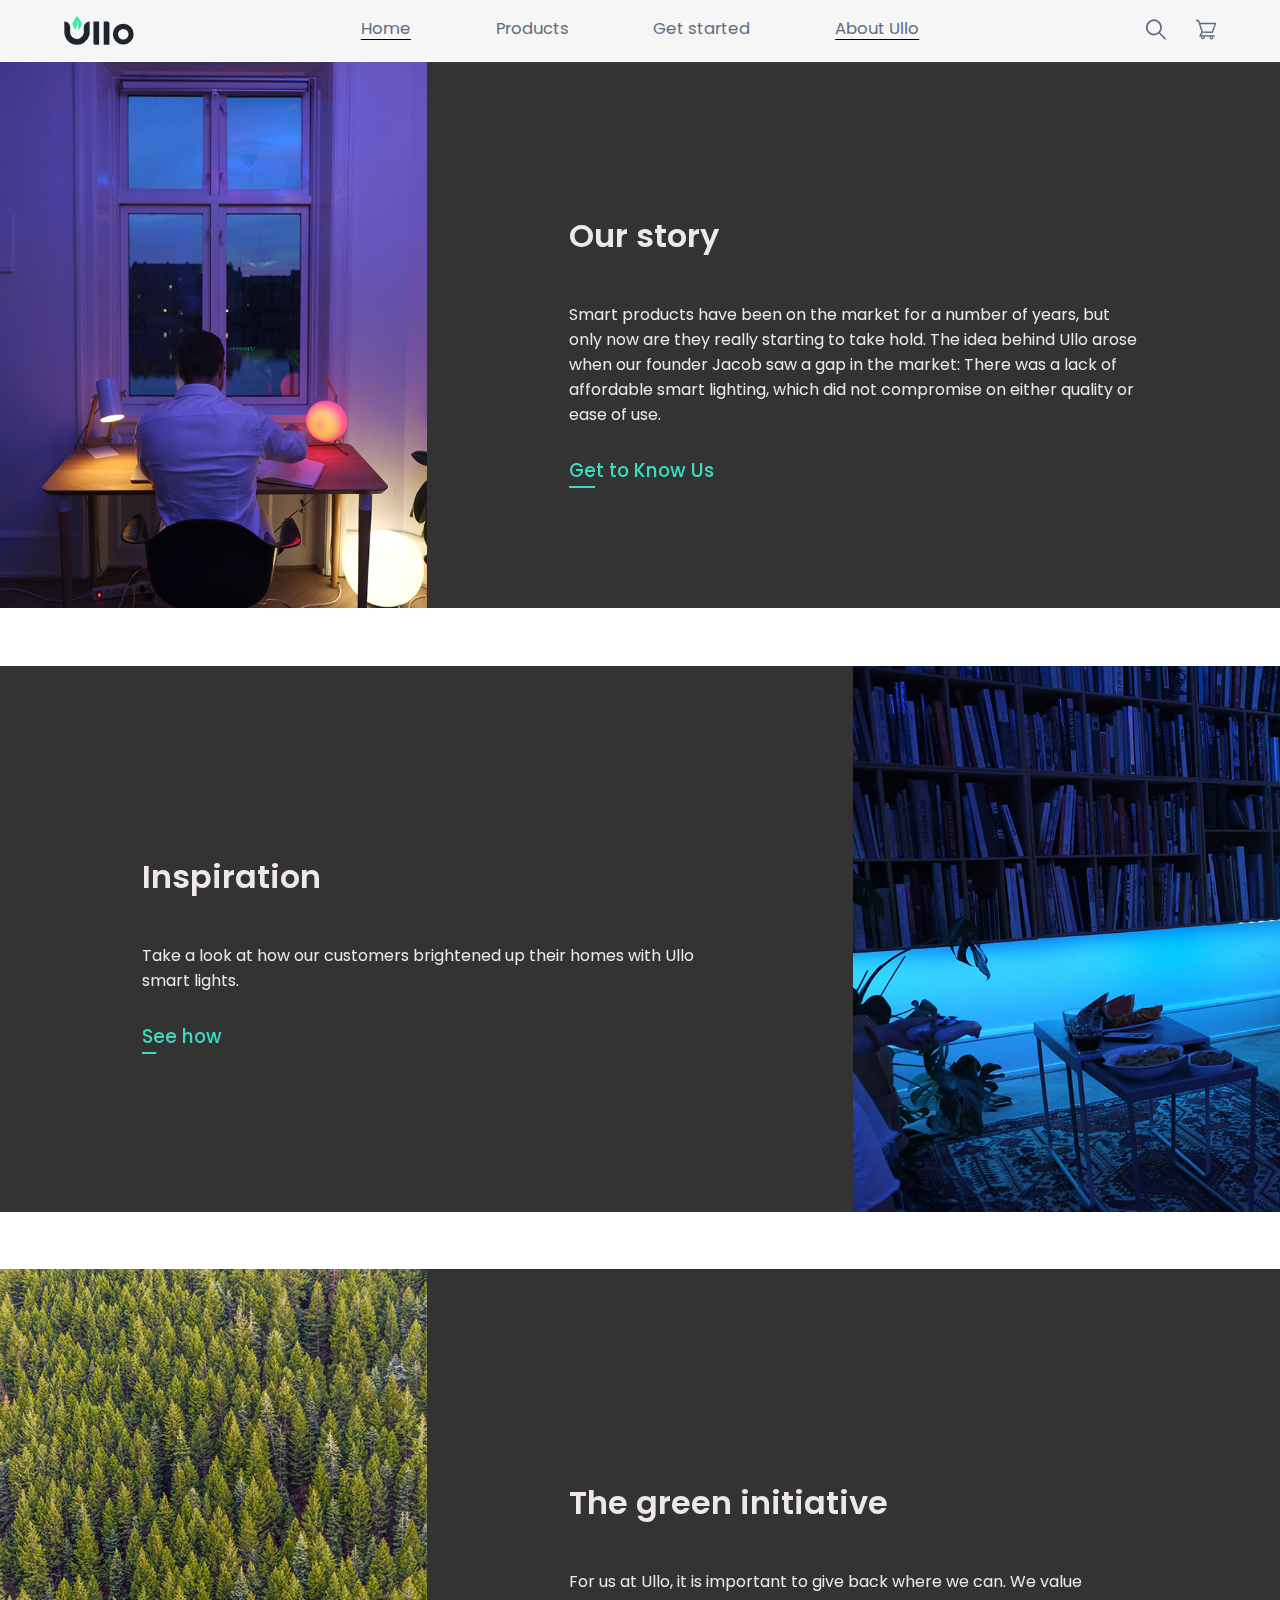
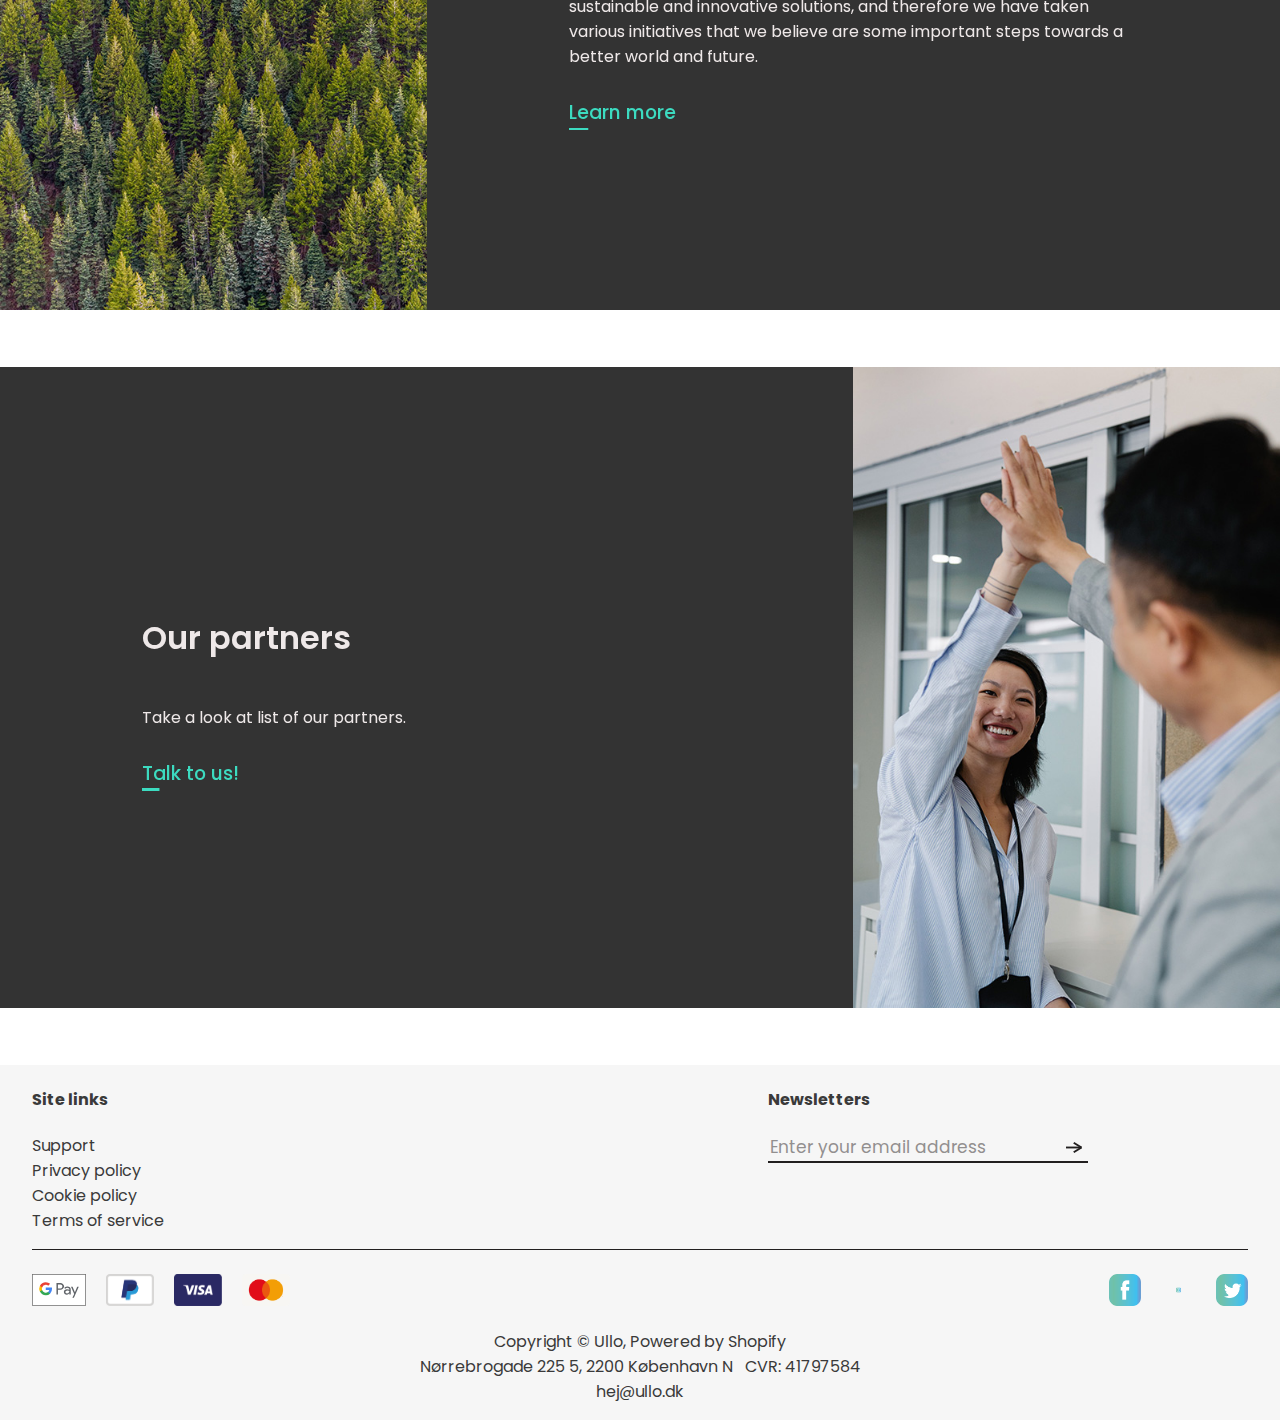
<file: about_ullo.html>
<!DOCTYPE html>
<html lang="en">
  <head>
    <meta charset="UTF-8" />
    <meta http-equiv="X-UA-Compatible" content="IE=edge" />
    <meta name="viewport" content="width=device-width, initial-scale=1.0" />
    <meta name="robots" content="noindex, nofollow" />
    <link rel="icon" type="image/svg+xml" href="assets/icons/favicon.svg" />
    <link rel="stylesheet" href="css/main.css" />
    <link rel="stylesheet" href="css/about_ullo.css" />
    <title>About Ullo</title>
  </head>
  <body>
    <header>
      <nav class="menu_head">
        <a class="menu_logo" href="home.html">
          <img src="assets/icons/logo_ullo.svg" alt="Ullo logo" />
        </a>
        <div class="menu_text" id="menu_text_id">
          <ul>
            <li class="active"><a href="home.html">Home</a></li>
            <li class="menu_dropdown">
              <a href="products.html">Products</a>
              <img
                id="menu_drop1"
                class="hidden"
                src="assets/icons/menu_chevron.svg"
                alt="Icon of an arrow"
              />
              <ul class="hidden">
                <li>
                  <a href="individual_product.html?id=60a28f1df7c7ed16000c164a"
                    >Glow E27</a
                  >
                </li>
                <li>
                  <a href="individual_product.html?id=60a29074f7c7ed16000c166f"
                    >Spot GU10</a
                  >
                </li>
                <li>
                  <a href="individual_product.html?id=60a290fef7c7ed16000c1690"
                    >Torch E14</a
                  >
                </li>
                <li>
                  <a href="individual_product.html?id=60a291b6f7c7ed16000c16aa"
                    >Flex strip</a
                  >
                </li>
                <li>
                  <a href="individual_product.htl?mid=60a2926af7c7ed16000c16c3"
                    >Remote</a
                  >
                </li>
                <li>
                  <a href="individual_product.html?id=60a29327f7c7ed16000c16eb"
                    >Starter kit</a
                  >
                </li>
              </ul>
            </li>
            <li><a href="get_started.html">Get started</a></li>
            <li class="menu_dropdown active">
              <a href="about_ullo.html">About Ullo</a>
              <img
                id="menu_drop2"
                class="hidden"
                src="assets/icons/menu_chevron.svg"
                alt="Icon of a downwards facing arrow"
              />
              <ul class="hidden">
                <li><a href="our_story.html">Our story</a></li>
                <li><a href="inspiration.html">Inspiration</a></li>
                <li><a href="green_initiative.html">Green initiative</a></li>
                <li><a href="partners.html">Our partners</a></li>
              </ul>
            </li>
          </ul>
        </div>
        <div id="menu_search">
          <img src="assets/icons/search.svg" alt="Icon of a magnifying glass" />
        </div>
        <a class="menu_cart" href="cart.html">
          <img src="assets/icons/cart.svg" alt="Shopping cart" />
        </a>
        <div id="hamburger" class="ham hidden"></div>
      </nav>
      <form class="search_box hidden" action="#" method="get" role="search">
        <input
          type="text"
          placeholder="Type to search"
          name="query"
          value=""
          required
        />
        <button id="search_button" type="submit">
          <img src="assets/icons/search.svg" alt="Icon of a magnifying glass" />
        </button>
        <img id="search_cross" src="assets/icons/cross.svg" alt="Cross icon" />
      </form>
    </header>
    <main>
      <section class="our_story left">
        <picture class="left_image">
          <source
            media="(max-width:600px)"
            srcset="assets/images/thomas_mobile.jpg"
          />
          <img
            src="assets/images/thomas.jpg"
            alt="photo of Ullo team memeber"
          />
        </picture>
        <div class="left_info_wrapper">
          <div class="left_info">
            <h2 class="left_heading heading">Our story</h2>
            <p class="left_text text">
              Smart products have been on the market for a number of years, but
              only now are they really starting to take hold. The idea behind
              Ullo arose when our founder Jacob saw a gap in the market: There
              was a lack of affordable smart lighting, which did not compromise
              on either quality or ease of use.
            </p>
            <a href="our_story.html" class="btn_link">Get to Know Us</a>
          </div>
        </div>
      </section>
      <section class="inspiration right">
        <div class="right_info_wrapper">
          <div class="right_info">
            <h2 class="right_heading heading">Inspiration</h2>
            <p class="right_text text">
              Take a look at how our customers brightened up their homes with
              Ullo smart lights.
            </p>
            <a href="inspiration.html" class="btn_link">See how</a>
          </div>
        </div>
        <picture class="right_image">
          <source
            media="(max-width:600px)"
            srcset="assets/images/inspiration_mobile.jpg"
          />
          <img
            src="assets/images/inspiration.jpg"
            alt="photo of a room in colored blue-colored light"
          />
        </picture>
      </section>
      <section class="green left">
        <picture class="left_image">
          <source
            media="(max-width:600px)"
            srcset="assets/images/green_mobile.jpg"
          />
          <img src="assets/images/green.jpg" alt="photo of a forest" />
        </picture>
        <div class="left_info_wrapper">
          <div class="left_info">
            <h2 class="left_heading heading">The green initiative</h2>
            <p class="left_text text">
              For us at Ullo, it is important to give back where we can. We
              value sustainable and innovative solutions, and therefore we have
              taken various initiatives that we believe are some important steps
              towards a better world and future.
            </p>
            <a href="green_initiative.html" class="btn_link">Learn more</a>
          </div>
        </div>
      </section>
      <section class="partners right">
        <div class="right_info_wrapper">
          <div class="right_info">
            <h2 class="right_heading heading">Our partners</h2>
            <p class="right_text text">Take a look at list of our partners.</p>
            <a href="partners.html" class="btn_link">Talk to us!</a>
          </div>
        </div>
        <picture class="right_image">
          <source
            media="(max-width:600px)"
            srcset="assets/images/partners_mobile.jpg"
          />
          <img
            src="assets/images/partners.jpg"
            alt="photo of a room in colored blue-colored light"
          />
        </picture>
      </section>
    </main>
    <footer class="main_footer">
      <div class="footer_wrapper">
        <section class="footer_links">
          <h4>Site links</h4>
          <ul>
            <li><a href="#">Support</a></li>
            <li><a href="#">Privacy policy</a></li>
            <li><a href="#">Cookie policy</a></li>
            <li><a href="#">Terms of service</a></li>
          </ul>
        </section>
        <section class="footer_subscribe">
          <h4>Newsletters</h4>
          <form action="#" class="form_subscribe">
            <input
              type="email"
              name="email"
              id="email"
              placeholder="Enter your email address"
            />
            <!-- <input type="submit" value="&rarr;" /> -->
            <button type="submit">
              <img src="assets/icons/rarr.svg" alt="submit button" />
            </button>
          </form>
        </section>
        <section class="footer_payment">
          <img
            src="assets/icons/google_pay.svg"
            alt="google pay icon"
            class="icon_payment"
          />
          <img
            src="assets/icons/paypal.svg"
            alt="paypal icon"
            class="icon_payment"
          />
          <img
            src="assets/icons/visa.svg"
            alt="visa icon"
            class="icon_payment"
          />
          <img
            src="assets/icons/mastercard.svg"
            alt="mastercard icon"
            class="icon_payment"
          />
        </section>
        <section class="footer_social">
          <a href="https://www.facebook.com/ullo.dk/" target="_blank">
            <img
              src="assets/icons/Ullofacebook.png"
              alt="facebook icon"
              class="icon_SoMe"
            />
          </a>
          <a href="https://www.instagram.com/ullo.official/" target="_blank">
            <img
              src="assets/icons/Ulloinstagram.png"
              alt="instagram icon"
              class="icon_SoMe"
          /></a>
          <a
            href="https://twitter.com/intent/tweet?text=&url=https%3A%2F%2Fullo.dk"
            target="_blank"
          >
            <img
              src="assets/icons/ullotwitter.png"
              alt="twitter icon"
              class="icon_SoMe"
          /></a>
        </section>
        <section class="footer_general">
          <p>
            Copyright &#169; Ullo, Powered by Shopify <br />
            Nørrebrogade 225 5, 2200 København N &nbsp; CVR: 41797584 <br />
            <a href="mailto:hej@ullo.dk">hej@ullo.dk</a>
          </p>
        </section>
      </div>
      <section class="modal_subscribe" id="modal_subscribe">
        <article class="modal-content">
          <span class="close">&times;</span>
          <p>Thank you!</p>
          <p>We will keep you posted.</p>
        </article>
      </section>
    </footer>
    <script src="js/main.js"></script>
  </body>
</html>
</file>
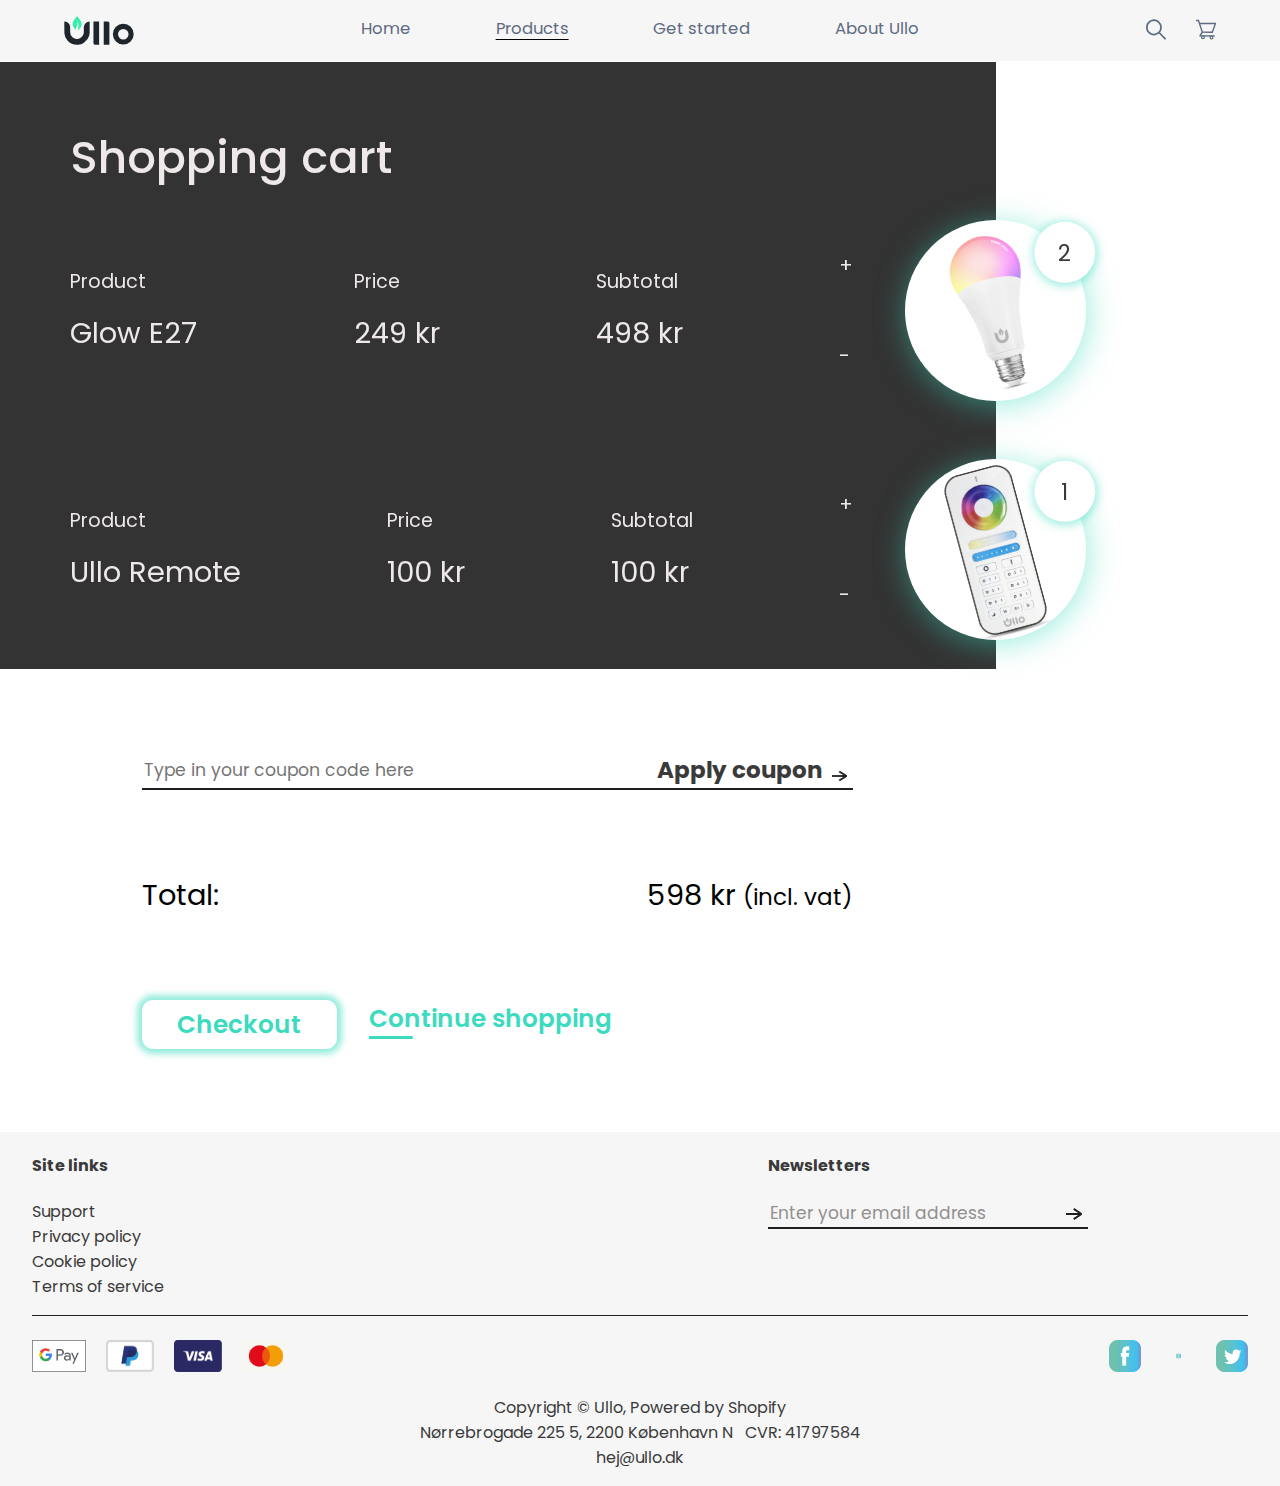
<file: cart.html>
<!DOCTYPE html>
<html lang="en">
<head>
    <meta charset="UTF-8">
    <meta name="viewport" content="width=device-width, initial-scale=1.0">
    <title>Checkout</title>
    <link rel="stylesheet" href="css/main.css">
    <link rel="stylesheet" href="css/cart.css">
    <link rel="preconnect" href="https://fonts.gstatic.com">
    <!-- <link href="https://fonts.googleapis.com/css2?family=Poppins&display=swap" rel="stylesheet"> -->
    
</head>
<body>
  <header>
    <nav class="menu_head">
      <a class="menu_logo" href="home.html">
        <img src="assets/icons/logo_ullo.svg" alt="Ullo logo" />
      </a>
      <div class="menu_text" id="menu_text_id">
        <ul>
          <li><a href="home.html">Home</a></li>
          <li class="menu_dropdown active">
            <a href="products.html">Products</a>
            <img
              id="menu_drop1"
              class="hidden"
              src="assets/icons/menu_chevron.svg"
              alt="Icon of an arrow"
            />
            <ul class="hidden">
              <li>
                <a href="individual_product.html?id=60a28f1df7c7ed16000c164a"
                  >Glow E27</a
                >
              </li>
              <li>
                <a href="individual_product.html?id=60a29074f7c7ed16000c166f"
                  >Spot GU10</a
                >
              </li>
              <li>
                <a href="individual_product.html?id=60a290fef7c7ed16000c1690"
                  >Torch E14</a
                >
              </li>
              <li>
                <a href="individual_product.html?id=60a291b6f7c7ed16000c16aa"
                  >Flex strip</a
                >
              </li>
              <li>
                <a href="individual_product.html?id=60a2926af7c7ed16000c16c3"
                  >Remote</a
                >
              </li>
              <li>
                <a href="individual_product.html?id=60a29327f7c7ed16000c16eb"
                  >Starter kit</a
                >
              </li>
            </ul>
          </li>
          <li><a href="get_started.html">Get started</a></li>
          <li class="menu_dropdown">
            <a href="about_ullo.html">About Ullo</a>
            <img
              id="menu_drop2"
              class="hidden"
              src="assets/icons/menu_chevron.svg"
              alt="Icon of a downwards facing arrow"
            />
            <ul class="hidden">
              <li><a href="our_story.html">Our story</a></li>
              <li><a href="inspiration.html">Inspiration</a></li>
              <li><a href="green_initiative.html">Green initiative</a></li>
              <li><a href="partners.html">Our partners</a></li>
            </ul>
          </li>
        </ul>
      </div>
      <div id="menu_search">
        <img src="assets/icons/search.svg" alt="Icon of a magnifying glass" />
      </div>
      <a class="menu_cart" href="cart.html">
        <img src="assets/icons/cart.svg" alt="Shopping cart" />
      </a>
      <div id="hamburger" class="ham hidden"></div>
    </nav>
    <form class="search_box hidden" action="#" method="get" role="search">
      <input
        type="text"
        placeholder="Type to search"
        name="query"
        value=""
        required
      />
      <button id="search_button" type="submit">
        <img src="assets/icons/search.svg" alt="Icon of a magnifying glass" />
      </button>
      <img id="search_cross" src="assets/icons/cross.svg" alt="Cross icon" />
    </form>
   
  </header>
  <main>
    
    <section class="cart">
      <h1>Shopping cart</h1>
      <div class="cart_product">
        <div class="title cart_product_elem">
          <span class="title_heading">Product</span>
          <span class="title_value value">Glow E27</span>
        </div>
        <div class="price cart_product_elem">
          <span class="price_heading">Price</span>
          <span class="price_value value">249 kr</span>
        </div> 
        <div class="subtotal cart_product_elem">
          <span class="subtotal_heading">Subtotal</span>
          <span class="subtotal_value value">498 kr</span>
        </div>
        <div class="plusminus cart_product_elem">
          <div class="plus">+</div>
          <div class="minus">-</div>
        </div>
      </div>
      <div class="cart_image">
        <div class="image_wrapper">
          <img src="assets/images/glow_E27_1.png" alt="" class="big_image">
          <div class="quantity">2</div>
        </div>
      </div>

      <div class="cart_product">
        <div class="title cart_product_elem">
          <span class="title_heading">Product</span>
          <span class="title_value value">Ullo Remote</span>
        </div>
        <div class="price cart_product_elem">
          <span class="price_heading">Price</span>
          <span class="price_value value">100 kr</span>
        </div> 
        <div class="subtotal cart_product_elem">
          <span class="subtotal_heading">Subtotal</span>
          <span class="subtotal_value value">100 kr</span>
        </div>
        <div class="plusminus cart_product_elem">
          <div class="plus">+</div>
          <div class="minus">-</div>
        </div>
      </div>
      <div class="cart_image">
        <div class="image_wrapper">
          <img src="assets/images/remote_1.png"" alt="" class="big_image">
          <div class="quantity">1</div>
        </div>
      </div>
    
    </section>

    <section class="cart_summary">
      <form action="" class="coupon">
        <input
            type="text"
            name="coupon"
            id="coupon"
            placeholder="Type in your coupon code here"
        />
        <button type="submit">
          <span>Apply coupon    </span>
          <img src="assets/icons/rarr.svg" alt="submit button" />
        </button>
      </form>
      <div class="total">
        <div class="total_heading">Total:</div>
        <div class="total_value">
          <span class="total_number">598 kr </span>
          <span class="vat"> (incl. vat)</span>
        </div>
      </div>
      <div class="buttons">
        <a href="checkout.html" class="checkout">Checkout</a>
        <a href="products.html" class="back_to_shopping">Continue shopping</a>
      </div>
    </section>
    
      <!-- <div class="column1"> <h1>Shopping Cart</h1>
          </section>
        <div class="image"> <img class="checkoutimage" src="assets/images/glow_E27_1.png" alt="" />
      </div><div class="circle">
        <p>1</p>
      </div> <div class="image"> <img class="checkoutimage" src="assets/images/remote_1.png" alt="" />
      </div><div class="circle">
        <p>1</p>
        
      </div>
      <section class="products"> 
          <ul>
          <li class="item1"><p>Product</p></li>
          <li class="item2"><p>Price</p></li>
          <li class="item3"><p>Subtotal</p></li>
        </ul>
    </section>
    <section class="prices"> 
        <ul>
        <li class="item4"><p>Ullo Lamp</p></li>
        <li class="item5"><p>250 DKK</p></li>
        <li class="item6"><p>250 DKK</p></li>
      </ul>
  </section>
  <section class="products"> 
    <ul>
    <li class="item1"><p>Product</p></li>
    <li class="item2"><p>Price</p></li>
    <li class="item3"><p>Subtotal</p></li>
  </ul>
</section>
<section class="prices"> 
    <ul>
  <li class="item4"><p>Ullo Remote</p></li>
  <li class="item5"><p>550 DKK</p></li>
  <li class="item6"><p>550 DKK</p></li>
</ul>
</section>

   
     
    </div>
      
      <div class="column2"></div> -->

  </main>
  <footer class="main_footer">
        <div class="footer_wrapper">
          <section class="footer_links">
            <h4>Site links</h4>
            <ul>
              <li><a href="#">Support</a></li>
              <li><a href="#">Privacy policy</a></li>
              <li><a href="#">Cookie policy</a></li>
              <li><a href="#">Terms of service</a></li>
            </ul>
          </section>
          <section class="footer_subscribe">
            <h4>Newsletters</h4>
            <form action="#" class="form_subscribe">
              <input
                type="email"
                name="email"
                id="email"
                placeholder="Enter your email address"
              />
              <!-- <input type="submit" value="&rarr;" /> -->
              <button type="submit">
                <img src="assets/icons/rarr.svg" alt="submit button" />
              </button>
            </form>
          </section>
          <section class="footer_payment">
            <img
              src="assets/icons/google_pay.svg"
              alt="google pay icon"
              class="icon_payment"
            />
            <img
              src="assets/icons/paypal.svg"
              alt="paypal icon"
              class="icon_payment"
            />
            <img
              src="assets/icons/visa.svg"
              alt="visa icon"
              class="icon_payment"
            />
            <img
              src="assets/icons/mastercard.svg"
              alt="mastercard icon"
              class="icon_payment"
            />
          </section>
          <section class="footer_social">
            <a href="https://www.facebook.com/ullo.dk/" target="_blank">
              <img
                src="assets/icons/Ullofacebook.png"
                alt="facebook icon"
                class="icon_SoMe"
              />
            </a>
            <a href="https://www.instagram.com/ullo.official/" target="_blank">
              <img
                src="assets/icons/Ulloinstagram.png"
                alt="instagram icon"
                class="icon_SoMe"
            /></a>
            <a
              href="https://twitter.com/intent/tweet?text=&url=https%3A%2F%2Fullo.dk"
              target="_blank"
            >
              <img
                src="assets/icons/ullotwitter.png"
                alt="twitter icon"
                class="icon_SoMe"
            /></a>
          </section>
          <section class="footer_general">
            <p>
              Copyright &#169; Ullo, Powered by Shopify <br />
              Nørrebrogade 225 5, 2200 København N &nbsp; CVR: 41797584 <br />
              <a href="mailto:hej@ullo.dk">hej@ullo.dk</a>
            </p>
          </section>
        </div>
        <section class="modal_subscribe" id="modal_subscribe">
          <article class="modal-content">
            <span class="close">&times;</span>
            <p>Thank you!</p>
            <p>We will keep you posted.</p>
          </article>
        </section>
    
  </footer>
  <script src="js/main.js"></script>
  <script src="js/cart.js"></script>
</body>
</html>
</file>
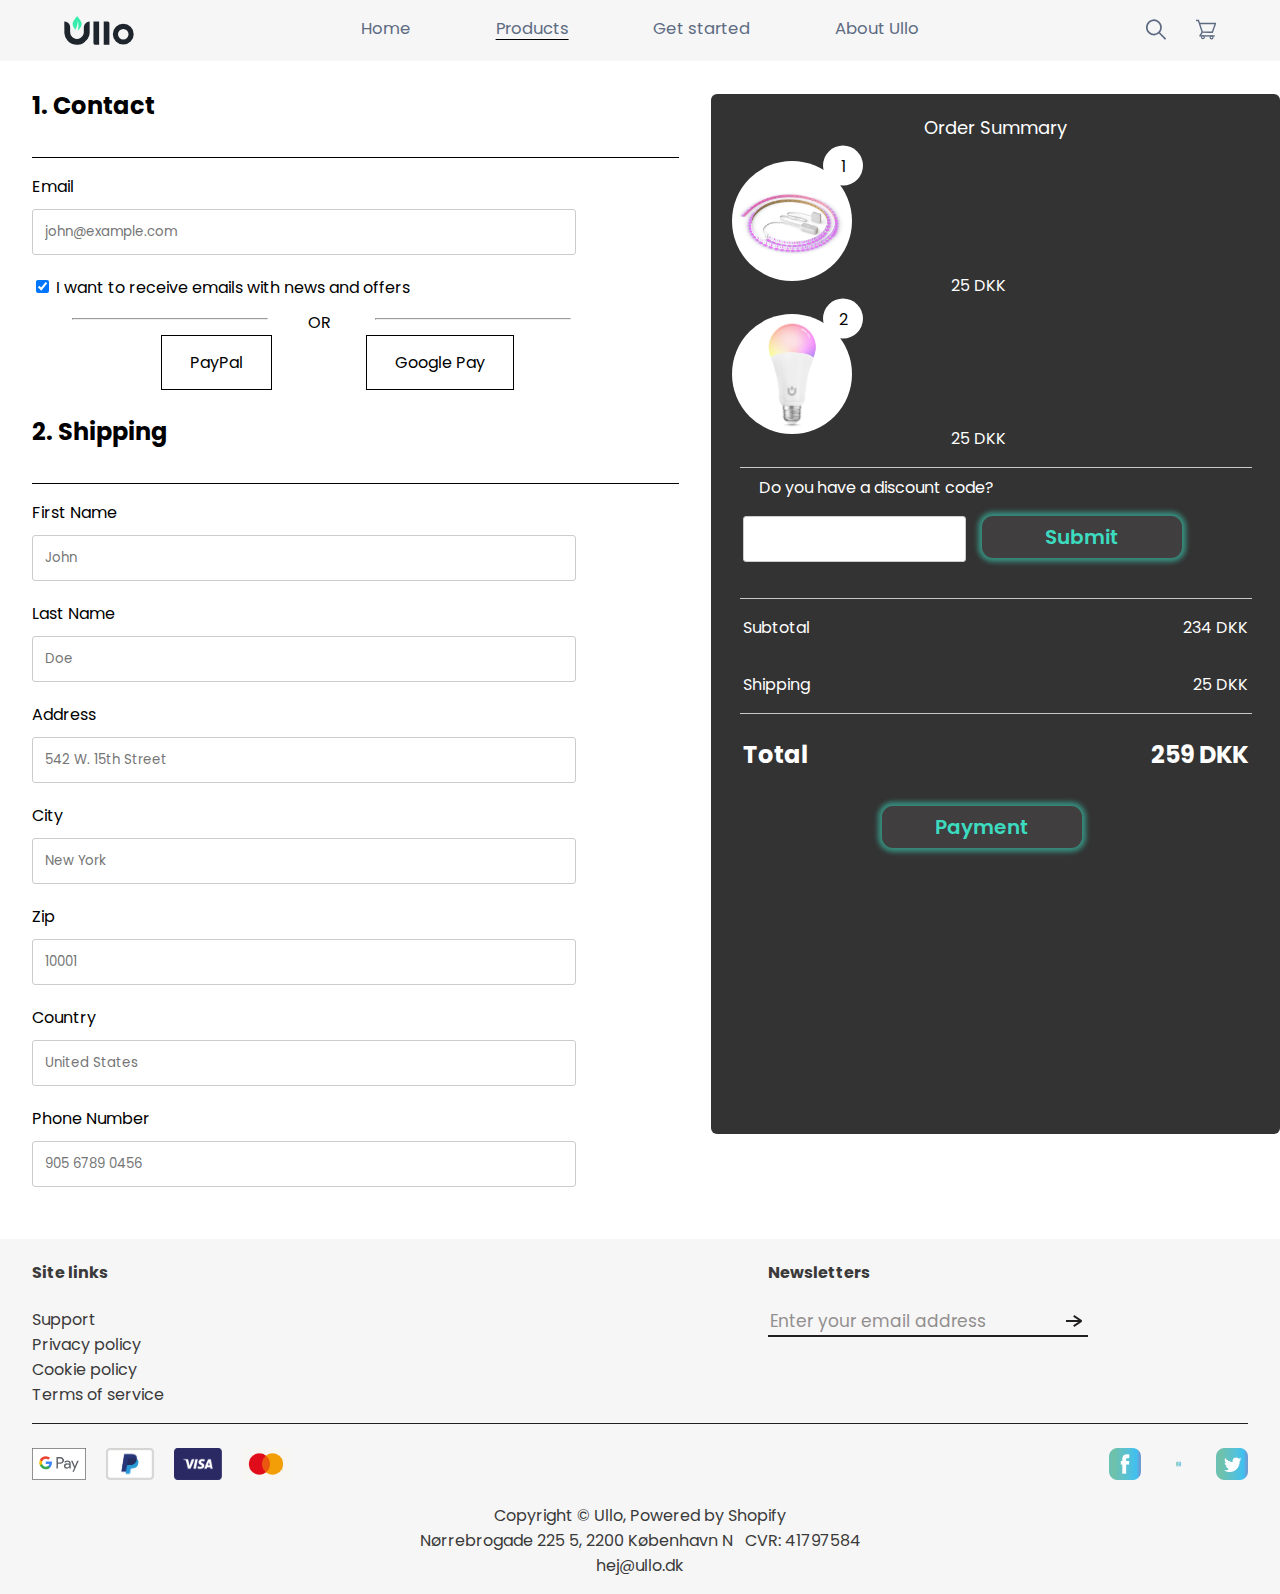
<file: checkout.html>
<!DOCTYPE html>
<html lang="en">
<head>
    <meta charset="UTF-8">
    <meta name="viewport" content="width=device-width, initial-scale=1.0">
    <title>Checkout</title>
    <link rel="stylesheet" href="css/main.css">

    <link rel="stylesheet" href="css/checkout.css">
    <link rel="preconnect" href="https://fonts.gstatic.com">
<link href="https://fonts.googleapis.com/css2?family=Poppins&display=swap" rel="stylesheet">
    
</head>
<body>
  <header>
    <nav class="menu_head">
      <a class="menu_logo" href="home.html">
        <img src="assets/icons/logo_ullo.svg" alt="Ullo logo" />
      </a>
      <div class="menu_text" id="menu_text_id">
        <ul>
          <li><a href="home.html">Home</a></li>
          <li class="menu_dropdown active">
            <a href="products.html">Products</a>
            <img
              id="menu_drop1"
              class="hidden"
              src="assets/icons/menu_chevron.svg"
              alt="Icon of an arrow"
            />
            <ul class="hidden">
              <li>
                <a href="individual_product.html?id=60a28f1df7c7ed16000c164a"
                  >Glow E27</a
                >
              </li>
              <li>
                <a href="individual_product.html?id=60a29074f7c7ed16000c166f"
                  >Spot GU10</a
                >
              </li>
              <li>
                <a href="individual_product.html?id=60a290fef7c7ed16000c1690"
                  >Torch E14</a
                >
              </li>
              <li>
                <a href="individual_product.html?id=60a291b6f7c7ed16000c16aa"
                  >Flex strip</a
                >
              </li>
              <li>
                <a href="individual_product.html?id=60a2926af7c7ed16000c16c3"
                  >Remote</a
                >
              </li>
              <li>
                <a href="individual_product.html?id=60a29327f7c7ed16000c16eb"
                  >Starter kit</a
                >
              </li>
            </ul>
          </li>
          <li><a href="get_started.html">Get started</a></li>
          <li class="menu_dropdown">
            <a href="about_ullo.html">About Ullo</a>
            <img
              id="menu_drop2"
              class="hidden"
              src="assets/icons/menu_chevron.svg"
              alt="Icon of a downwards facing arrow"
            />
            <ul class="hidden">
              <li><a href="our_story.html">Our story</a></li>
              <li><a href="inspiration.html">Inspiration</a></li>
              <li><a href="green_initiative.html">Green initiative</a></li>
              <li><a href="partners.html">Our partners</a></li>
            </ul>
          </li>
        </ul>
      </div>
      <div id="menu_search">
        <img src="assets/icons/search.svg" alt="Icon of a magnifying glass" />
      </div>
      <a class="menu_cart" href="cart.html">
        <img src="assets/icons/cart.svg" alt="Shopping cart" />
      </a>
      <div id="hamburger" class="ham hidden"></div>
    </nav>
    <form class="search_box hidden" action="#" method="get" role="search">
      <input
        type="text"
        placeholder="Type to search"
        name="query"
        value=""
        required
      />
      <button id="search_button" type="submit">
        <img src="assets/icons/search.svg" alt="Icon of a magnifying glass" />
      </button>
      <img id="search_cross" src="assets/icons/cross.svg" alt="Cross icon" />
    </form>
   
  </header>
  <main>
      
        <form>
            <div class="row">
                <div class="form">
                  <div class="container">
                    <form action="/action_page.php">
              
                      <div class="row">
                        <div class="col-50">
                            <div id="contact">
                            <h3>1. Contact</h3>
                            <div class="seperatingline2"></div>

                            <label for="email"><i class="fa fa-envelope"></i> Email</label>
                            <input type="text" id="email" name="email" placeholder="john@example.com">
                            <label>
                              <input type="checkbox" checked="checked" name="method2"> I want to receive emails with news and offers
                            </label>

                            <hr style="width:30%"><p3>OR </p3> <hr style="width:30%">
                            <a href="https://www.paypal.com/dk/home" class="button1">PayPal</a>
                            <a href="https://pay.google.com/" class="button2">Google Pay</a>



                            </div>
                        <div id="shipping">
                          <h3>2. Shipping </h3>
                          <div class="seperatingline2"></div>

                          <label for="firstname"><i class="name"></i> First Name</label>
                          <input type="text" id="firstname" name="firstname" placeholder="John">

                          <label for="lastname"><i class="fa fa-user"></i> Last Name</label>
                          <input type="text" id="lastname" name="lastname" placeholder="Doe">
                          <label for="adress"><i class="fa fa-address-card-o"></i> Address</label>
                          <input type="text" id="adress" name="address" placeholder="542 W. 15th Street">
                          <label for="city"><i class="fa fa-institution"></i> City</label>
                          <input type="text" id="city" name="city" placeholder="New York">
                          
                              <label for="zip">Zip</label>
                              <input type="text" id="zip" name="zip" placeholder="10001">
        
                              <label for="country">Country</label>
                              <input type="text" id="country" name="country" placeholder="United States">
        
                              <label for="phonenumber">Phone Number</label>
                              <input type="text" id="phonenumber" name="phonenumber" placeholder="905 6789 0456">
                              
                        </div>
                            
                        </div>
  
                        </div>

             
         
          
        </div>
      

</form>
</main>

<aside>
  <div class="shopping-cart">
    <div class="title">
Order Summary    </div>
<div class="image">
  <img class="checkoutimage" src="assets/images/flex_strip_1.png" alt="" />
  
</div>
<div class="circle">
  <p>1</p>
</div>

<p class="carttotal"><span>25 DKK</span></p>

<div class="image">
  <img class="checkoutimage" src="assets/images/glow_E27_1.png" alt="" />
</div>
<div class="circle">
  <p>2</p>
</div>
<p class="carttotal"><span>25 DKK</span></p>
<div class="seperatingline"></div>
<div class="p2">Do you have a discount code?</div>

<div class="discountcodediv">
  <div class="flex">
    <input type="text" id="discountcode" name="discountcode" />
    <a href="creditcardnew.html"><input type="submit" value="Submit" class="button_dark2"/></a>
  </div>
</div>
<div class="seperatingline"></div>
<div class="carttotaltext">
  <p>Subtotal</p>
  <p class="carttotalprice"><span>234 DKK</span></p>
</div>
<div class="carttotaltext">
  <p>Shipping</p>
  <p class="carttotalprice"><span>25 DKK</span></p>
</div>
<div class="seperatingline"></div>

<div class="carttotaltext">
  <h3>Total</h3>
  <h3 class="carttotalprice"><span>259 DKK</span></h3>

</div>
<a href="creditcardnew.html"><input type="submit" value="Payment" class="button_dark"/></a>


</div>


</aside>


    <footer class="main_footer">
      <div class="footer_wrapper">
        <section class="footer_links">
          <h4>Site links</h4>
          <ul>
            <li><a href="#">Support</a></li>
            <li><a href="#">Privacy policy</a></li>
            <li><a href="#">Cookie policy</a></li>
            <li><a href="#">Terms of service</a></li>
          </ul>
        </section>
        <section class="footer_subscribe">
          <h4>Newsletters</h4>
          <form action="#" class="form_subscribe">
            <input
              type="email"
              name="email"
              id="email"
              placeholder="Enter your email address"
            />
            <!-- <input type="submit" value="&rarr;" /> -->
            <button type="submit">
              <img src="assets/icons/rarr.svg" alt="submit button" />
            </button>
          </form>
        </section>
        <section class="footer_payment">
          <img
            src="assets/icons/google_pay.svg"
            alt="google pay icon"
            class="icon_payment"
          />
          <img
            src="assets/icons/paypal.svg"
            alt="paypal icon"
            class="icon_payment"
          />
          <img
            src="assets/icons/visa.svg"
            alt="visa icon"
            class="icon_payment"
          />
          <img
            src="assets/icons/mastercard.svg"
            alt="mastercard icon"
            class="icon_payment"
          />
        </section>
        <section class="footer_social">
          <a href="https://www.facebook.com/ullo.dk/" target="_blank">
            <img
              src="assets/icons/Ullofacebook.png"
              alt="facebook icon"
              class="icon_SoMe"
            />
          </a>
          <a href="https://www.instagram.com/ullo.official/" target="_blank">
            <img
              src="assets/icons/Ulloinstagram.png"
              alt="instagram icon"
              class="icon_SoMe"
          /></a>
          <a
            href="https://twitter.com/intent/tweet?text=&url=https%3A%2F%2Fullo.dk"
            target="_blank"
          >
            <img
              src="assets/icons/ullotwitter.png"
              alt="twitter icon"
              class="icon_SoMe"
          /></a>
        </section>
        <section class="footer_general">
          <p>
            Copyright &#169; Ullo, Powered by Shopify <br />
            Nørrebrogade 225 5, 2200 København N &nbsp; CVR: 41797584 <br />
            <a href="mailto:hej@ullo.dk">hej@ullo.dk</a>
          </p>
        </section>
      </div>
      <section class="modal_subscribe" id="modal_subscribe">
        <article class="modal-content">
          <span class="close">&times;</span>
          <p>Thank you!</p>
          <p>We will keep you posted.</p>
        </article>
      </section>
    
    
 </footer>
  <script src="js/checkout.js"></script>
</body>
</html>
</file>
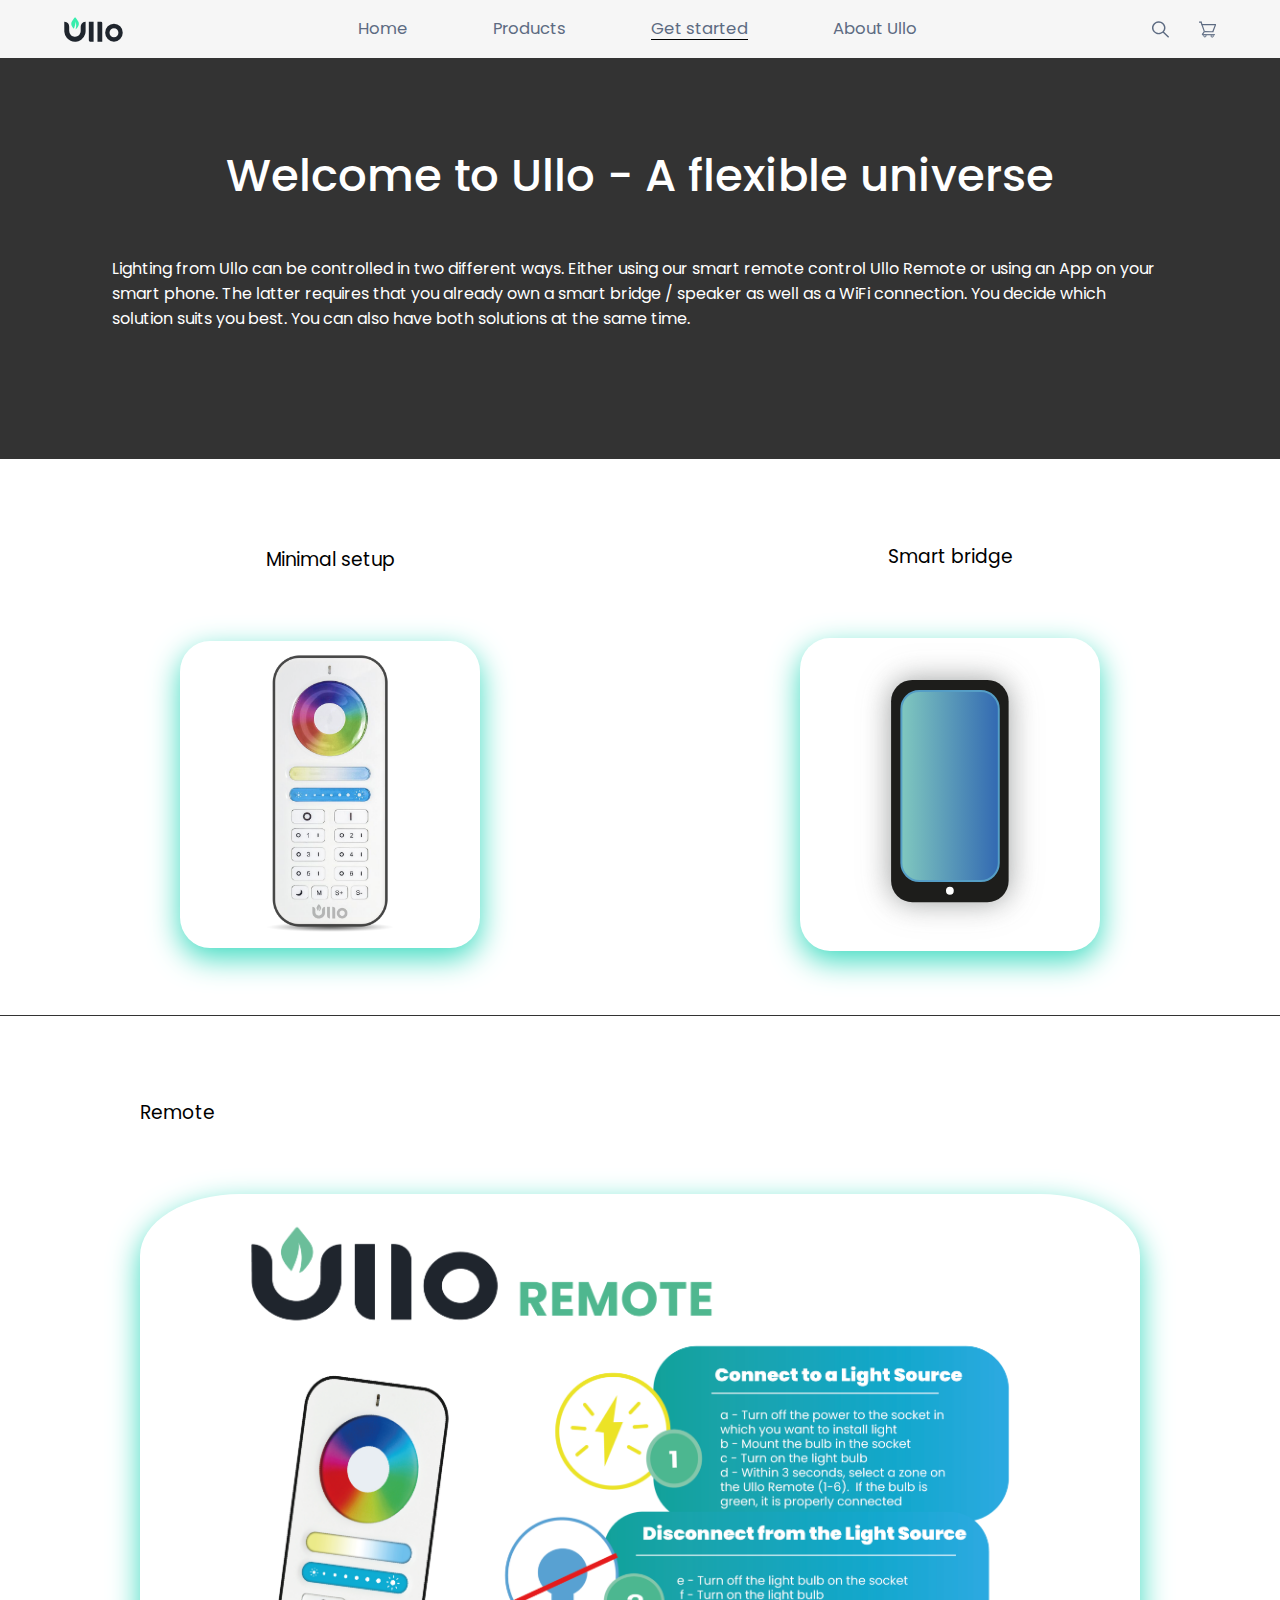
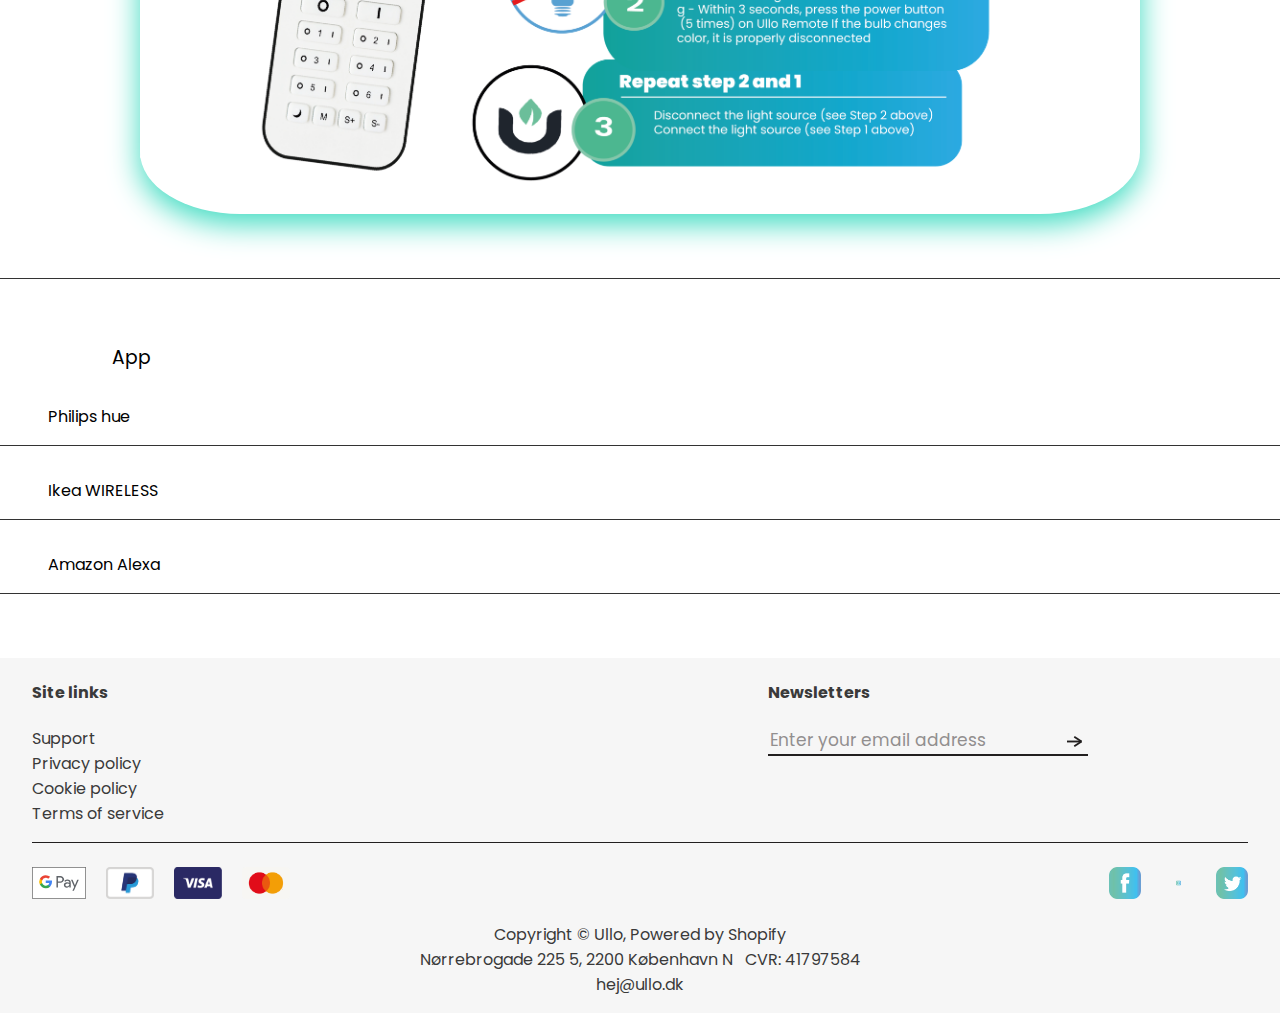
<file: get_started.html>
<!DOCTYPE html>
<html lang="en">
  <head>
    <meta charset="UTF-8" />
    <meta http-equiv="X-UA-Compatible" content="IE=edge" />
    <meta name="viewport" content="width=device-width, initial-scale=1.0" />
    <meta name="robots" content="noindex, nofollow" />
    <link rel="icon" type="image/svg+xml" href="assets/icons/favicon.svg" />
    <link rel="stylesheet" href="css/main.css" />
    <link rel="stylesheet" href="css/get_started.css" />
    <title>Get started</title>
  </head>
  <body>
    <header>
      <nav class="menu_head">
        <a class="menu_logo" href="home.html">
          <img src="assets/icons/logo_ullo.svg" alt="Ullo logo" />
        </a>
        <div class="menu_text" id="menu_text_id">
          <ul>
            <li><a href="home.html">Home</a></li>
            <li>
              <a href="products.html">Products</a>
              <img
                id="menu_drop1"
                class="hidden"
                src="assets/icons/menu_chevron.svg"
                alt="Icon of an arrow"
              />
              <ul class="hidden">
                <li>
                  <a href="individual_product.html?id=60a28f1df7c7ed16000c164a"
                    >Glow E27</a
                  >
                </li>
                <li>
                  <a href="individual_product.html?id=60a29074f7c7ed16000c166f"
                    >Spot GU10</a
                  >
                </li>
                <li>
                  <a href="individual_product.html?id=60a290fef7c7ed16000c1690"
                    >Torch E14</a
                  >
                </li>
                <li>
                  <a href="individual_product.html?id=60a291b6f7c7ed16000c16aa"
                    >Flex strip</a
                  >
                </li>
                <li>
                  <a href="individual_product.htl?mid=60a2926af7c7ed16000c16c3"
                    >Remote</a
                  >
                </li>
                <li>
                  <a href="individual_product.html?id=60a29327f7c7ed16000c16eb"
                    >Starter kit</a
                  >
                </li>
              </ul>
            </li>
            <li class="menu_dropdown active">
              <a href="get_started.html">Get started</a>
            </li>
            <li class="menu_dropdown">
              <a href="about_ullo.html">About Ullo</a>
              <img
                id="menu_drop2"
                class="hidden"
                src="assets/icons/menu_chevron.svg"
                alt="Icon of a downwards facing arrow"
              />
              <ul class="hidden">
                <li><a href="our_story.html">Our story</a></li>
                <li><a href="inspiration.html">Inspiration</a></li>
                <li><a href="green_initiative.html">Green initiative</a></li>
                <li><a href="partners.html">Our partners</a></li>
              </ul>
            </li>
          </ul>
        </div>
        <div id="menu_search">
          <img src="assets/icons/search.svg" alt="Icon of a magnifying glass" />
        </div>
        <a class="menu_cart" href="cart.html">
          <img src="assets/icons/cart.svg" alt="Shopping cart" />
        </a>
        <div id="hamburger" class="ham hidden"></div>
      </nav>
      <form class="search_box hidden" action="#" method="get" role="search">
        <input
          type="text"
          placeholder="Type to search"
          name="query"
          value=""
          required
        />
        <button id="search_button" type="submit">
          <img src="assets/icons/search.svg" alt="Icon of a magnifying glass" />
        </button>
        <img id="search_cross" src="assets/icons/cross.svg" alt="Cross icon" />
      </form>
    </header>
    <main>
      <div class="hero-heading">
        <div class="hero-padding">
          <h1 class="heading">Welcome to Ullo - A flexible universe</h1>
          <p>
            Lighting from Ullo can be controlled in two different ways. Either
            using our smart remote control Ullo Remote or using an App on your
            smart phone. The latter requires that you already own a smart bridge
            / speaker as well as a WiFi connection. You decide which solution
            suits you best. You can also have both solutions at the same time.
          </p>
        </div>
      </div>
      <div class="flex-container">
        <div class="flex-item1">
          <h3>Minimal setup</h3>
          <div class="card">
            <img src="assets/images/remote_1.png" alt="" />
          </div>
        </div>
        <div class="flex-item1">
          <h3>Smart bridge</h3>
          <div class="card">
            <img class="graphic" src="assets/icons/remotegraphics.svg" alt="" />
          </div>
        </div>
      </div>
      <div class="line-break"></div>
      <div class="flex-container2">
        <div class="flex-item2">
          <h3>Remote</h3>
          <div class="card">
            <img src="assets/images/ulloinfographic2.png" alt="" />
          </div>
        </div>
      </div>
      <div class="line-break"></div>
      <div class="app-container">
        <h3 class="app-heading">App</h3>
        <p class="text-line">Philips hue</p>
        <div class="line-break"></div>
        <p class="text-line">Ikea WIRELESS</p>
        <div class="line-break"></div>
        <p class="text-line">Amazon Alexa</p>
        <div class="line-break"></div>
      </div>
    </main>
    <footer class="main_footer">
      <div class="footer_wrapper">
        <section class="footer_links">
          <h4>Site links</h4>
          <ul>
            <li><a href="#">Support</a></li>
            <li><a href="#">Privacy policy</a></li>
            <li><a href="#">Cookie policy</a></li>
            <li><a href="#">Terms of service</a></li>
          </ul>
        </section>
        <section class="footer_subscribe">
          <h4>Newsletters</h4>
          <form action="#" class="form_subscribe">
            <input
              type="email"
              name="email"
              id="email"
              placeholder="Enter your email address"
            />
            <!-- <input type="submit" value="&rarr;" /> -->
            <button type="submit">
              <img src="assets/icons/rarr.svg" alt="submit button" />
            </button>
          </form>
        </section>
        <section class="footer_payment">
          <img
            src="assets/icons/google_pay.svg"
            alt="google pay icon"
            class="icon_payment"
          />
          <img
            src="assets/icons/paypal.svg"
            alt="paypal icon"
            class="icon_payment"
          />
          <img
            src="assets/icons/visa.svg"
            alt="visa icon"
            class="icon_payment"
          />
          <img
            src="assets/icons/mastercard.svg"
            alt="mastercard icon"
            class="icon_payment"
          />
        </section>
        <section class="footer_social">
          <a href="https://www.facebook.com/ullo.dk/" target="_blank">
            <img
              src="assets/icons/Ullofacebook.png"
              alt="facebook icon"
              class="icon_SoMe"
            />
          </a>
          <a href="https://www.instagram.com/ullo.official/" target="_blank">
            <img
              src="assets/icons/Ulloinstagram.png"
              alt="instagram icon"
              class="icon_SoMe"
          /></a>
          <a
            href="https://twitter.com/intent/tweet?text=&url=https%3A%2F%2Fullo.dk"
            target="_blank"
          >
            <img
              src="assets/icons/ullotwitter.png"
              alt="twitter icon"
              class="icon_SoMe"
          /></a>
        </section>
        <section class="footer_general">
          <p>
            Copyright &#169; Ullo, Powered by Shopify <br />
            Nørrebrogade 225 5, 2200 København N &nbsp; CVR: 41797584 <br />
            <a href="mailto:hej@ullo.dk">hej@ullo.dk</a>
          </p>
        </section>
      </div>
      <section class="modal_subscribe" id="modal_subscribe">
        <article class="modal-content">
          <span class="close">&times;</span>
          <p>Thank you!</p>
          <p>We will keep you posted.</p>
        </article>
      </section>
    </footer>
    <script src="js/main.js"></script>
  </body>
</html>
</file>
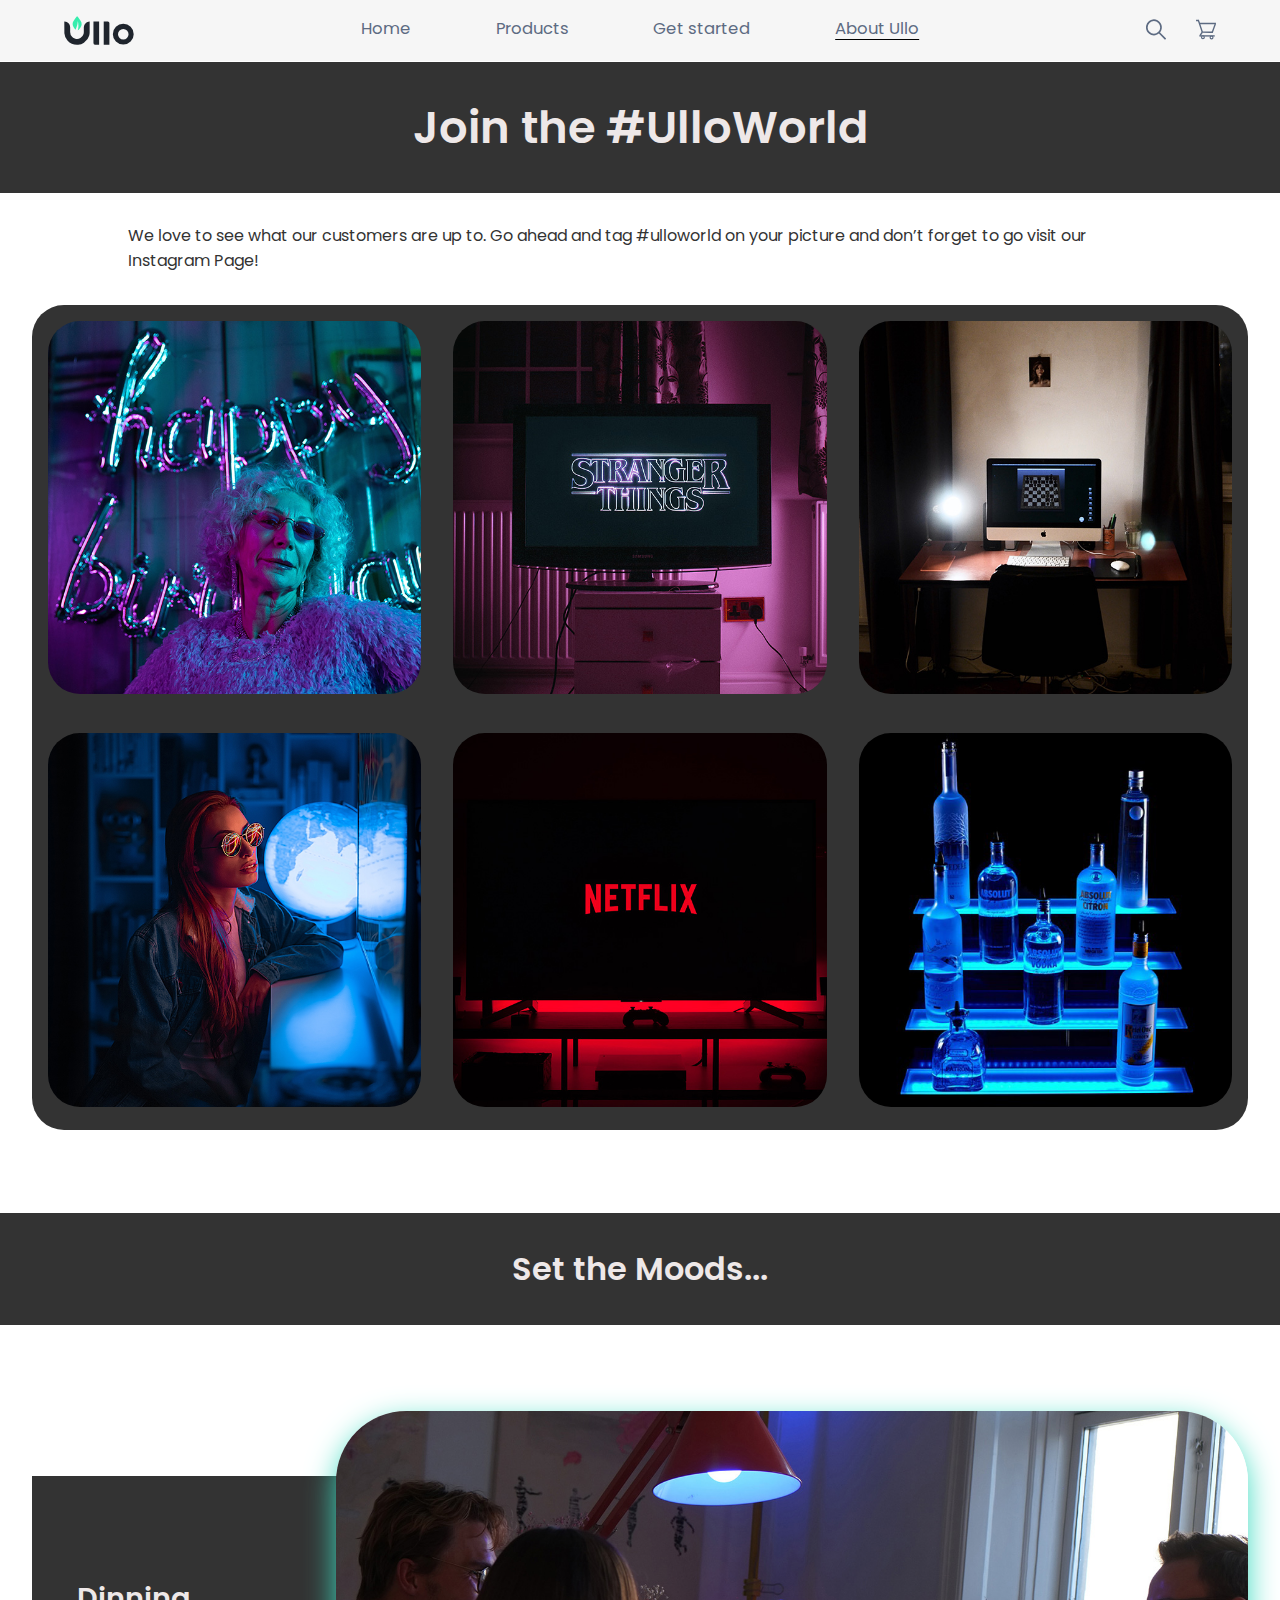
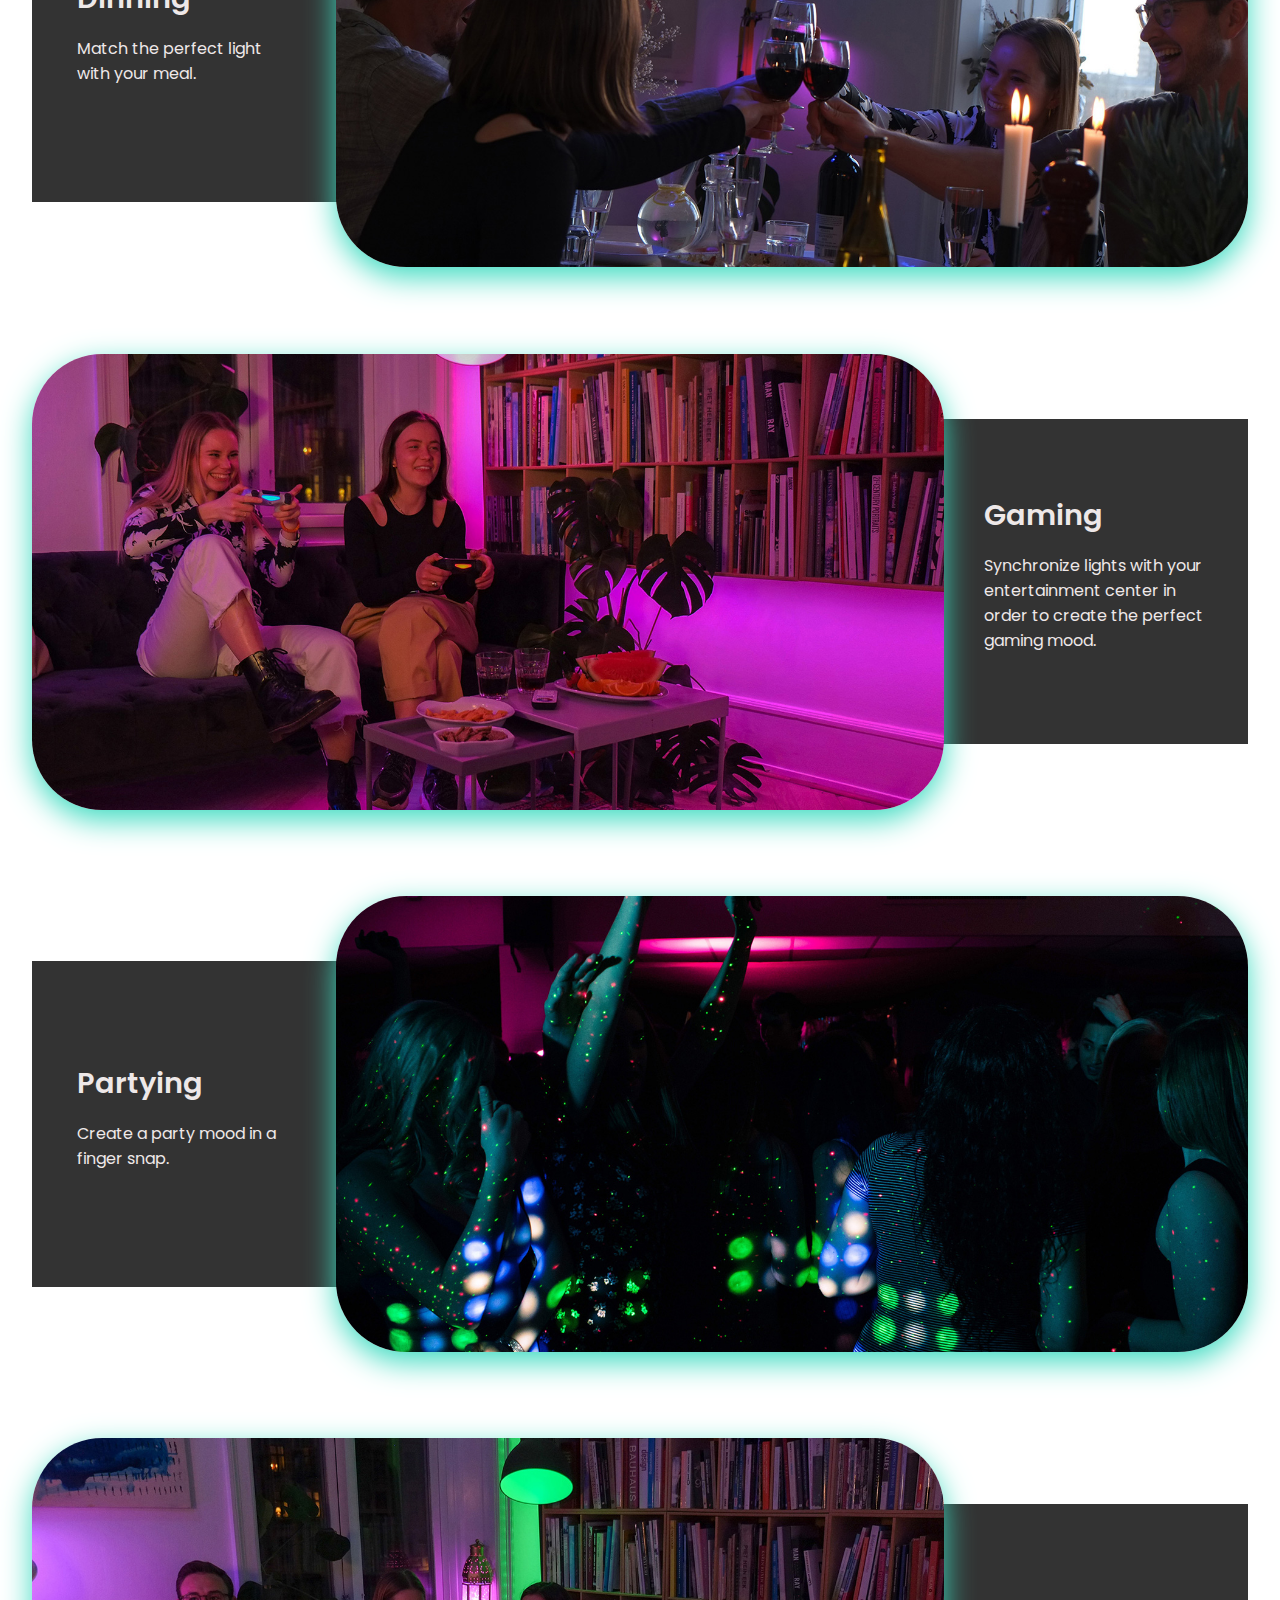
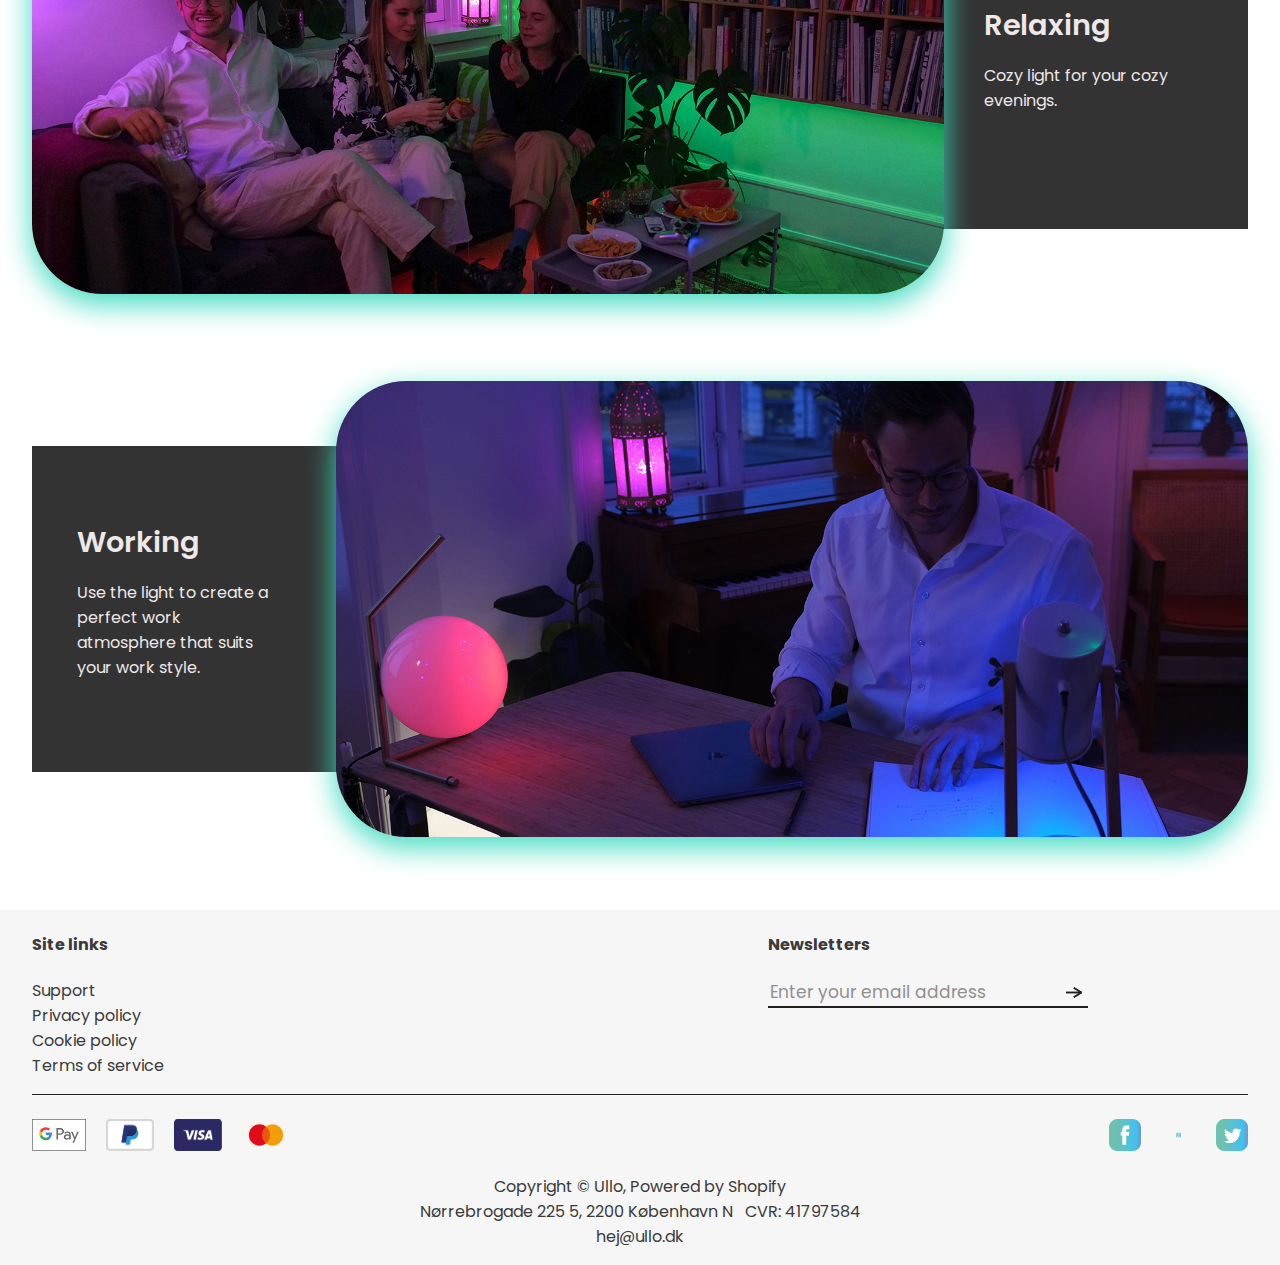
<file: inspiration.html>
<!DOCTYPE html>
<html lang="en">
  <head>
    <meta charset="UTF-8" />
    <meta http-equiv="X-UA-Compatible" content="IE=edge" />
    <meta name="viewport" content="width=device-width, initial-scale=1.0" />
    <meta name="robots" content="noindex, nofollow" />
    <link rel="icon" type="image/svg+xml" href="assets/icons/favicon.svg" />
    <link rel="stylesheet" href="css/main.css" />
    <link rel="stylesheet" href="css/inspiration.css">
    <title>Get inspired</title>
  </head>
  <body>
    <header>
      <nav class="menu_head">
        <a class="menu_logo" href="home.html">
          <img src="assets/icons/logo_ullo.svg" alt="Ullo logo" />
        </a>
        <div class="menu_text" id="menu_text_id">
          <ul>
            <li ><a href="home.html">Home</a></li>
            <li class="menu_dropdown">
              <a href="products.html">Products</a>
              <img
                id="menu_drop1"
                class="hidden"
                src="assets/icons/menu_chevron.svg"
                alt="Icon of an arrow"
              />
              <ul class="hidden">
                <li>
                  <a href="individual_product.html?id=60a28f1df7c7ed16000c164a"
                    >Glow E27</a
                  >
                </li>
                <li>
                  <a href="individual_product.html?id=60a29074f7c7ed16000c166f"
                    >Spot GU10</a
                  >
                </li>
                <li>
                  <a href="individual_product.html?id=60a290fef7c7ed16000c1690"
                    >Torch E14</a
                  >
                </li>
                <li>
                  <a href="individual_product.html?id=60a291b6f7c7ed16000c16aa"
                    >Flex strip</a
                  >
                </li>
                <li>
                  <a href="individual_product.htl?mid=60a2926af7c7ed16000c16c3"
                    >Remote</a
                  >
                </li>
                <li>
                  <a href="individual_product.html?id=60a29327f7c7ed16000c16eb"
                    >Starter kit</a
                  >
                </li>
              </ul>
            </li>
            <li><a href="get_started.html">Get started</a></li>
            <li class="menu_dropdown active">
              <a href="about_ullo.html">About Ullo</a>
              <img
                id="menu_drop2"
                class="hidden"
                src="assets/icons/menu_chevron.svg"
                alt="Icon of a downwards facing arrow"
              />
              <ul class="hidden">
                <li><a href="our_story.html">Our story</a></li>
                <li><a href="inspiration.html">Inspiration</a></li>
                <li><a href="green_initiative.html">Green initiative</a></li>
                <li><a href="partners.html">Our partners</a></li>
              </ul>
            </li>
          </ul>
        </div>
        <div id="menu_search">
          <img src="assets/icons/search.svg" alt="Icon of a magnifying glass" />
        </div>
        <a class="menu_cart" href="cart.html">
          <img src="assets/icons/cart.svg" alt="Shopping cart" />
        </a>
        <div id="hamburger" class="ham hidden"></div>
      </nav>
      <form class="search_box hidden" action="#" method="get" role="search">
        <input
          type="text"
          placeholder="Type to search"
          name="query"
          value=""
          required
        />
        <button id="search_button" type="submit">
          <img src="assets/icons/search.svg" alt="Icon of a magnifying glass" />
        </button>
        <img id="search_cross" src="assets/icons/cross.svg" alt="Cross icon" />
      </form>
    </header>
    <main>
      <section class="instagram">
        <h1 class="instagram_title">Join the #UlloWorld</h1>
        <p class="instagram_intro">We love to see what our customers are up to. Go ahead and tag #ulloworld on your picture and don’t forget 
          to go visit our Instagram Page!</p>
          <div class="instagram_gallery">
            <div class="gallery_item">
              <a href="#" class="instargam_link">
                <img src="assets/images/instagram_happybirthday.jpg" alt="happy birhtday in blue light" class="instagram_image">
              </a>
            </div>
            <div class="gallery_item">
              <a href="#" class="instargam_link">
                <img src="assets/images/instagram_tv_3.jpg" alt="entertaiment center synchronized with smart lights" class="instagram_image">
              </a>
            </div>
            <div class="gallery_item">
              <a href="#" class="instargam_link">
                <img src="assets/images/instagram_homeoffice.jpg" alt="picture of a home office with smart lights" class="instagram_image">
              </a>
            </div>
            <div class="gallery_item">
              <a href="#" class="instargam_link">
                <img src="assets/images/instagram_globe.jpg" alt="globe-lamp with smart light bulb inside" class="instagram_image">
              </a>
            </div>
            <div class="gallery_item">
              <a href="#" class="instargam_link">
                <img src="assets/images/instagram_tv_2.jpg" alt="entertaiment center synchronized with smart lights" class="instagram_image">
              </a>
            </div>
            <div class="gallery_item">
              <a href="#" class="instargam_link">
                <img src="assets/images/instagram_liquer.jpg" alt="home alcohol bar in blue light" class="instagram_image">
              </a>
            </div>
          </div>
      </section>
      <section class="moods">
        <h2 class="moods_title title">Set the Moods...</h2>
        <div class="moods_wrapper">
          <article class="dining right">
            <div class="right_text text">
              <h3 class="subtitle">Dinning</h3>
              <p class="right_paragraph paragraph">Match the perfect light with your meal.</p>
            </div>
            <div class="right_image image">
              <img src="assets/images/mood_dining.jpg" alt="image of people having a dinner in a room with colored light" class="moods_image">
            </div>
          </article>
          <article class="gaming left">
            <div class="left_text text">
              <h3 class="subtitle">Gaming</h3>
              <p class="left_paragraph paragraph">Synchronize lights with 
                your entertainment center in order to create the perfect gaming mood.</p>
            </div>
            <div class="left_image image">
              <img src="assets/images/mood_gaming.jpg" alt="image of two girls playing a video game with synchronized smart lights" class="moods_image">
            </div>
          </article>
          <article class="partying right">
            <div class="right_text text">
              <h3 class="subtitle">Partying</h3>
              <p class="right_paragraph paragraph">Create a party mood in 
                a finger snap.
                </p>
            </div>
            <div class="right_image image">
              <img src="assets/images/mood_partying.jpg" alt="image of people dancing in flickering party lights" class="moods_image">
            </div>
          </article>
          <article class="relaxing left">
            <div class="left_text text">
              <h3 class="subtitle">Relaxing</h3>
              <p class="left_paragraph paragraph">Cozy light for your 
                cozy evenings.
                </p>
            </div>
            <div class="left_image image">
              <img src="assets/images/mood_relaxing.jpg" alt="image of people relaxing in a living room in green-coloured light" class="moods_image">
            </div>
          </article>
          <article class="working right">
            <div class="right_text text">
              <h3 class="subtitle">Working</h3>
              <p class="right_paragraph paragraph">Use the light to create 
                a perfect work atmosphere that suits your work style.
                </p>
            </div>
            <div class="right_image image">
              <img src="assets/images/mood_working.jpg" alt="image of a person reading his notes in a purple-coloured light" class="moods_image">
            </div>
          </article>
        </div>
      </section>
    </main>
    <footer class="main_footer">
      <div class="footer_wrapper">
        <section class="footer_links">
          <h4>Site links</h4>
          <ul>
            <li><a href="#">Support</a></li>
            <li><a href="#">Privacy policy</a></li>
            <li><a href="#">Cookie policy</a></li>
            <li><a href="#">Terms of service</a></li>
          </ul>
        </section>
        <section class="footer_subscribe">
          <h4>Newsletters</h4>
          <form action="#" class="form_subscribe">
            <input
              type="email"
              name="email"
              id="email"
              placeholder="Enter your email address"
            />
            <!-- <input type="submit" value="&rarr;" /> -->
            <button type="submit">
              <img src="assets/icons/rarr.svg" alt="submit button" />
            </button>
          </form>
        </section>
        <section class="footer_payment">
          <img
            src="assets/icons/google_pay.svg"
            alt="google pay icon"
            class="icon_payment"
          />
          <img
            src="assets/icons/paypal.svg"
            alt="paypal icon"
            class="icon_payment"
          />
          <img
            src="assets/icons/visa.svg"
            alt="visa icon"
            class="icon_payment"
          />
          <img
            src="assets/icons/mastercard.svg"
            alt="mastercard icon"
            class="icon_payment"
          />
        </section>
        <section class="footer_social">
          <a href="https://www.facebook.com/ullo.dk/" target="_blank">
            <img
              src="assets/icons/Ullofacebook.png"
              alt="facebook icon"
              class="icon_SoMe"
            />
          </a>
          <a href="https://www.instagram.com/ullo.official/" target="_blank">
            <img
              src="assets/icons/Ulloinstagram.png"
              alt="instagram icon"
              class="icon_SoMe"
          /></a>
          <a
            href="https://twitter.com/intent/tweet?text=&url=https%3A%2F%2Fullo.dk"
            target="_blank"
          >
            <img
              src="assets/icons/ullotwitter.png"
              alt="twitter icon"
              class="icon_SoMe"
          /></a>
        </section>
        <section class="footer_general">
          <p>
            Copyright &#169; Ullo, Powered by Shopify <br />
            Nørrebrogade 225 5, 2200 København N &nbsp; CVR: 41797584 <br />
            <a href="mailto:hej@ullo.dk">hej@ullo.dk</a>
          </p>
        </section>
      </div>
      <section class="modal_subscribe" id="modal_subscribe">
        <article class="modal-content">
          <span class="close">&times;</span>
          <p>Thank you!</p>
          <p>We will keep you posted.</p>
        </article>
      </section>
    </footer>
    <script src="js/main.js"></script>
  </body>
</html>
</file>
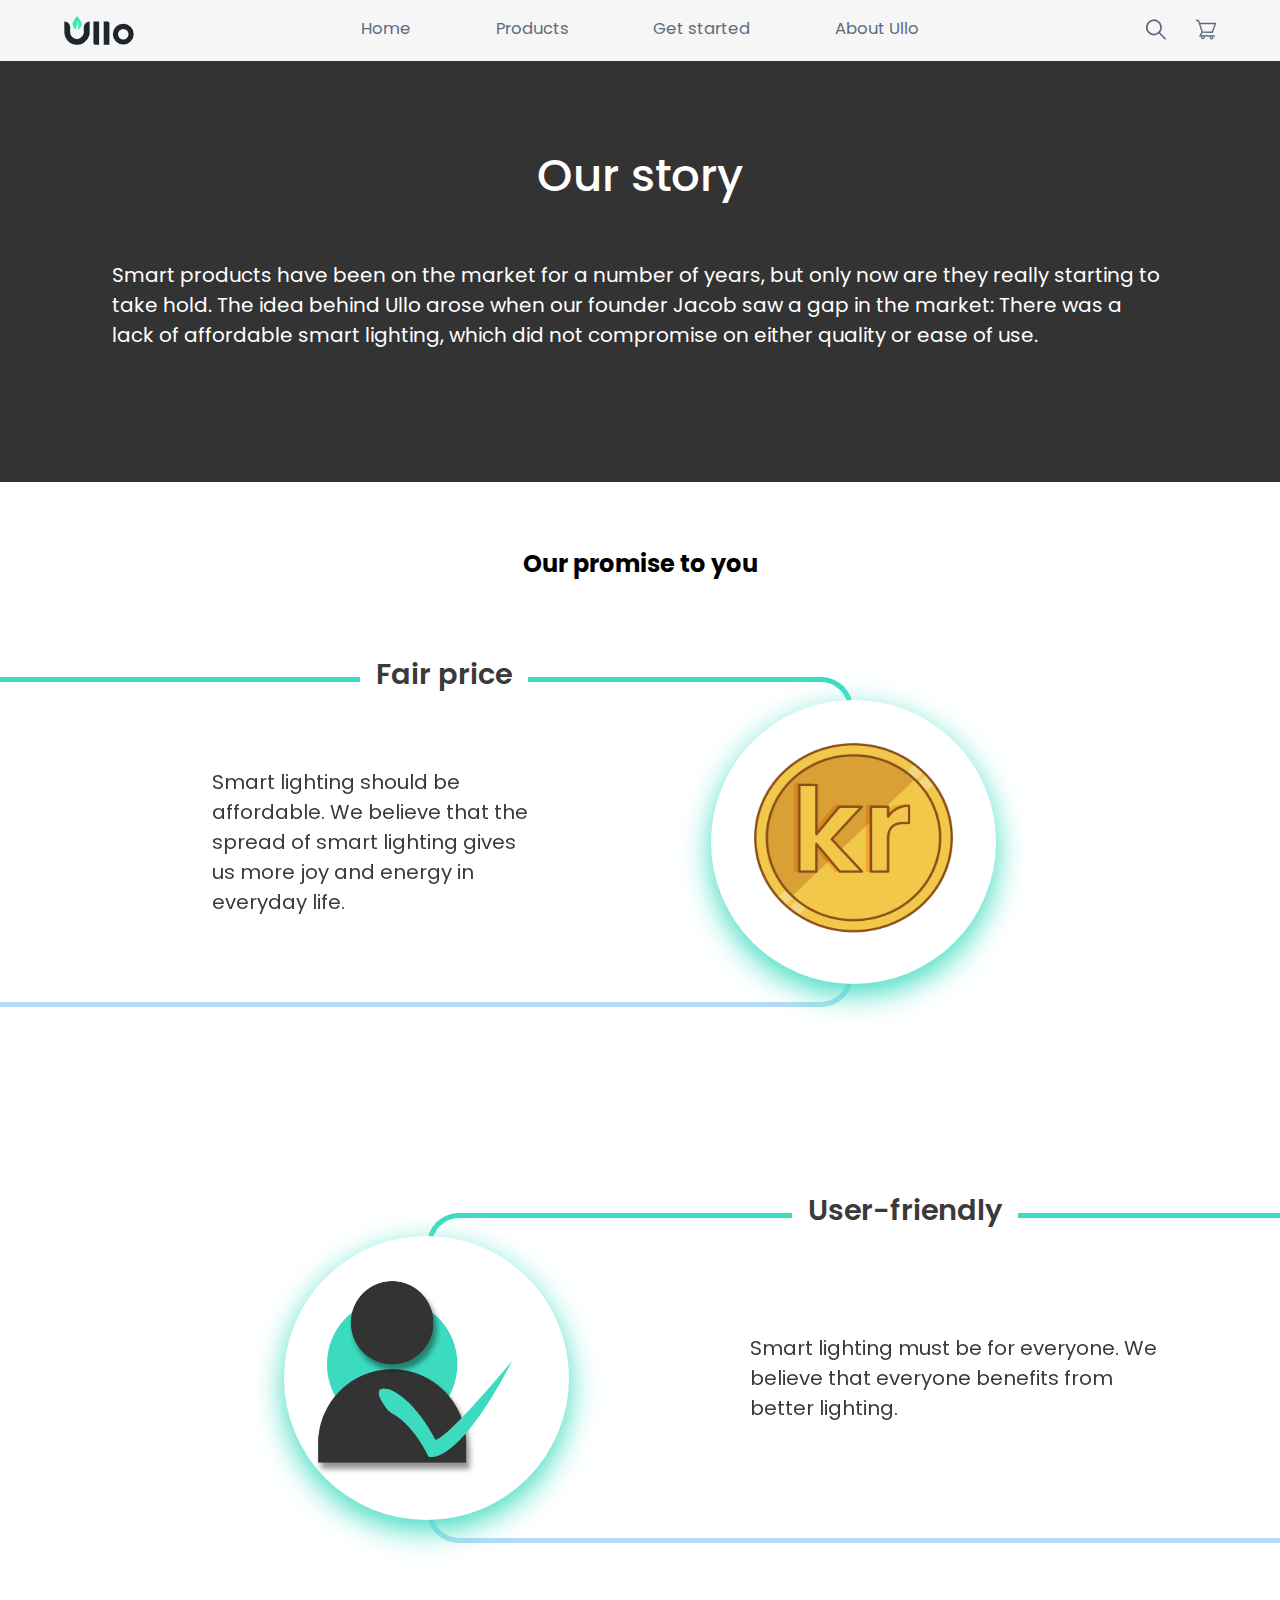
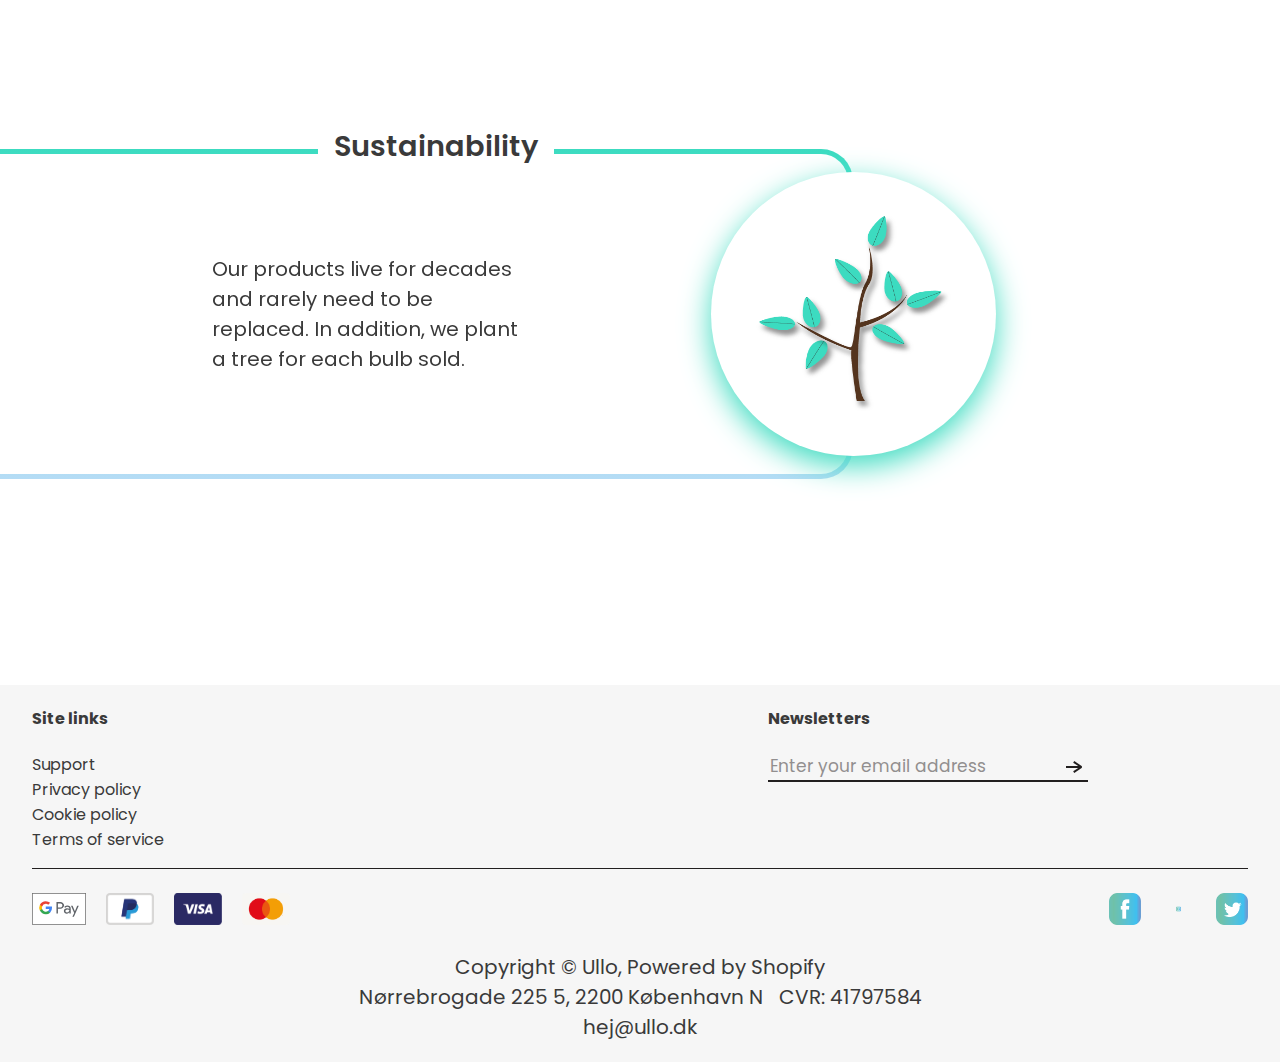
<file: our_story.html>
<!DOCTYPE html>
<html lang="en">
  <head>
    <meta charset="UTF-8" />
    <meta http-equiv="X-UA-Compatible" content="IE=edge" />
    <meta name="viewport" content="width=device-width, initial-scale=1.0" />
    <meta name="robots" content="noindex, nofollow" />
    <link rel="icon" type="image/svg+xml" href="assets/icons/favicon.svg" />
    <link rel="stylesheet" href="css/main.css" />
    <link rel="stylesheet" href="css/our_story.css" />
    <title>Our story</title>
  </head>
  <body>
    <header>
      <nav class="menu_head">
        <a class="menu_logo" href="home.html">
          <img src="assets/icons/logo_ullo.svg" alt="Ullo logo" />
        </a>
        <div class="menu_text" id="menu_text_id">
          <ul>
            <li><a href="home.html">Home</a></li>
            <li>
              <a href="products.html">Products</a>
              <img
                id="menu_drop1"
                class="hidden"
                src="assets/icons/menu_chevron.svg"
                alt="Icon of an arrow"
              />
              <ul class="hidden">
                <li>
                  <a href="individual_product.html?id=60a28f1df7c7ed16000c164a"
                    >Glow E27</a
                  >
                </li>
                <li>
                  <a href="individual_product.html?id=60a29074f7c7ed16000c166f"
                    >Spot GU10</a
                  >
                </li>
                <li>
                  <a href="individual_product.html?id=60a290fef7c7ed16000c1690"
                    >Torch E14</a
                  >
                </li>
                <li>
                  <a href="individual_product.html?id=60a291b6f7c7ed16000c16aa"
                    >Flex strip</a
                  >
                </li>
                <li>
                  <a href="individual_product.html?id=60a2926af7c7ed16000c16c3"
                    >Remote</a
                  >
                </li>
                <li>
                  <a href="individual_product.html?id=60a29327f7c7ed16000c16eb"
                    >Starter kit</a
                  >
                </li>
              </ul>
            </li>
            <li><a href="get_started.html">Get started</a></li>
            <li class="menu_dropdown">
              <a href="about_ullo.html">About Ullo</a>
              <img
                id="menu_drop2"
                class="hidden"
                src="assets/icons/menu_chevron.svg"
                alt="Icon of a downwards facing arrow"
              />
              <ul class="hidden">
                <li><a href="our_story.html">Our story</a></li>
                <li><a href="inspiration.html">Inspiration</a></li>
                <li><a href="green_initiative.html">Green initiative</a></li>
                <li><a href="partners.html">Our partners</a></li>
              </ul>
            </li>
          </ul>
        </div>
        <div id="menu_search">
          <img src="assets/icons/search.svg" alt="Icon of a magnifying glass" />
        </div>
        <a class="menu_cart" href="cart.html">
          <img src="assets/icons/cart.svg" alt="Shopping cart" />
        </a>
        <div id="hamburger" class="ham hidden"></div>
      </nav>
      <form class="search_box hidden" action="#" method="get" role="search">
        <input
          type="text"
          placeholder="Type to search"
          name="query"
          value=""
          required
        />
        <button id="search_button" type="submit">
          <img src="assets/icons/search.svg" alt="Icon of a magnifying glass" />
        </button>
        <img id="search_cross" src="assets/icons/cross.svg" alt="Cross icon" />
      </form>
    </header>
    <main>
      <div class="hero-heading">
        <div class="hero-padding">
          <h1 class="heading">Our story</h1>
          <p>
            Smart products have been on the market for a number of years, but
            only now are they really starting to take hold. The idea behind Ullo
            arose when our founder Jacob saw a gap in the market: There was a
            lack of affordable smart lighting, which did not compromise on
            either quality or ease of use.
          </p>
        </div>
      </div>
      <div class="white-background-section">
        <h2>Our promise to you</h2>
        <section class="sellpoints">
          <article class="sellpoint quality">
            <div class="sellpoint_info">
              <h3 class="sellpoint_title">Fair price</h3>
              <div class="sellpoint_text">
                <p>
                  Smart lighting should be affordable. We believe that the
                  spread of smart lighting gives us more joy and energy in
                  everyday life.
                </p>
              </div>
            </div>
            <div class="sellpoint_visual">
              <img
                src="assets/images/coin-graphic.png"
                alt="quality icon"
                class="sellpoint_icon"
              />
            </div>
          </article>
          <article class="sellpoint flexibility">
            <div class="sellpoint_info">
              <h3 class="sellpoint_title">User-friendly</h3>
              <div class="sellpoint_text">
                <p>
                  Smart lighting must be for everyone. We believe that everyone
                  benefits from better lighting.
                </p>
              </div>
            </div>
            <div class="sellpoint_visual">
              <img
                src="assets/images/user-graphic.png"
                alt="quality icon"
                class="sellpoint_icon"
              />
            </div>
          </article>
          <article class="sellpoint colors">
            <div class="sellpoint_info">
              <h3 class="sellpoint_title">Sustainability</h3>
              <div class="sellpoint_text">
                <p>
                  Our products live for decades and rarely need to be replaced.
                  In addition, we plant a tree for each bulb sold.
                </p>
              </div>
            </div>
            <div class="sellpoint_visual">
              <img
                src="assets/images/tree-graphic.png"
                alt="quality icon"
                class="sellpoint_icon"
              />
            </div>
          </article>
        </section>
      </div>
    </main>
    <footer class="main_footer">
      <div class="footer_wrapper">
        <section class="footer_links">
          <h4>Site links</h4>
          <ul>
            <li><a href="#">Support</a></li>
            <li><a href="#">Privacy policy</a></li>
            <li><a href="#">Cookie policy</a></li>
            <li><a href="#">Terms of service</a></li>
          </ul>
        </section>
        <section class="footer_subscribe">
          <h4>Newsletters</h4>
          <form action="#" class="form_subscribe">
            <input
              type="email"
              name="email"
              id="email"
              placeholder="Enter your email address"
            />
            <!-- <input type="submit" value="&rarr;" /> -->
            <button type="submit">
              <img src="assets/icons/rarr.svg" alt="submit button" />
            </button>
          </form>
        </section>
        <section class="footer_payment">
          <img
            src="assets/icons/google_pay.svg"
            alt="google pay icon"
            class="icon_payment"
          />
          <img
            src="assets/icons/paypal.svg"
            alt="paypal icon"
            class="icon_payment"
          />
          <img
            src="assets/icons/visa.svg"
            alt="visa icon"
            class="icon_payment"
          />
          <img
            src="assets/icons/mastercard.svg"
            alt="mastercard icon"
            class="icon_payment"
          />
        </section>
        <section class="footer_social">
          <a href="https://www.facebook.com/ullo.dk/" target="_blank">
            <img
              src="assets/icons/Ullofacebook.png"
              alt="facebook icon"
              class="icon_SoMe"
            />
          </a>
          <a href="https://www.instagram.com/ullo.official/" target="_blank">
            <img
              src="assets/icons/Ulloinstagram.png"
              alt="instagram icon"
              class="icon_SoMe"
          /></a>
          <a
            href="https://twitter.com/intent/tweet?text=&url=https%3A%2F%2Fullo.dk"
            target="_blank"
          >
            <img
              src="assets/icons/ullotwitter.png"
              alt="twitter icon"
              class="icon_SoMe"
          /></a>
        </section>
        <section class="footer_general">
          <p>
            Copyright &#169; Ullo, Powered by Shopify <br />
            Nørrebrogade 225 5, 2200 København N &nbsp; CVR: 41797584 <br />
            <a href="mailto:hej@ullo.dk">hej@ullo.dk</a>
          </p>
        </section>
      </div>
      <section class="modal_subscribe" id="modal_subscribe">
        <article class="modal-content">
          <span class="close">&times;</span>
          <p>Thank you!</p>
          <p>We will keep you posted.</p>
        </article>
      </section>
    </footer>
    <script src="js/main.js"></script>
    <script src="js/our_story.js"></script>
  </body>
</html>
</file>
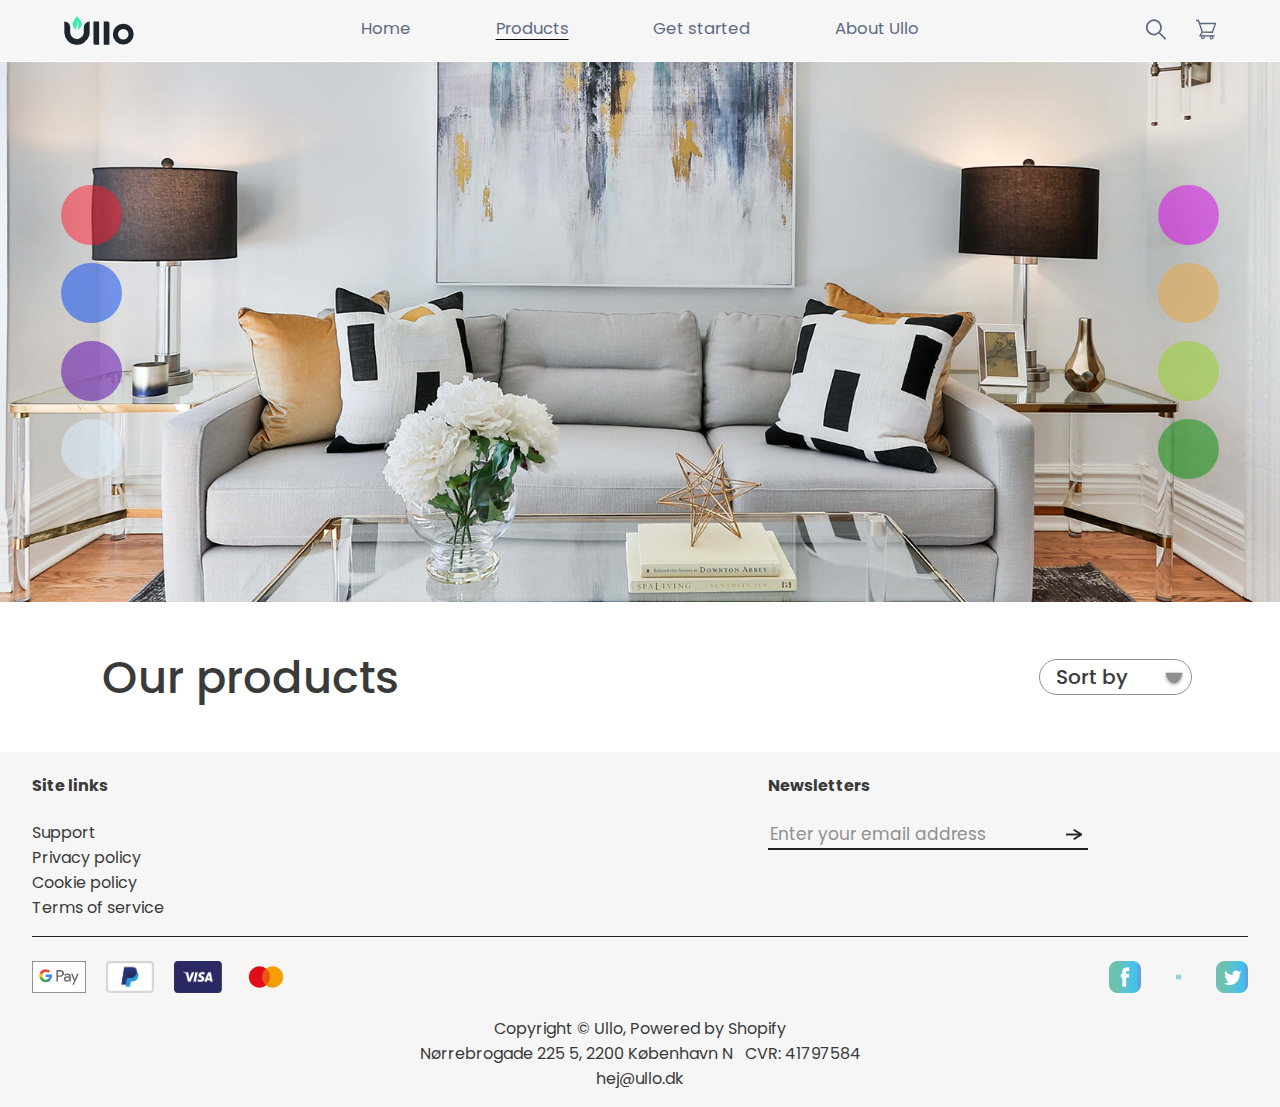
<file: products.html>
<!DOCTYPE html>
<html lang="en">
  <head>
    <meta charset="UTF-8" />
    <meta http-equiv="X-UA-Compatible" content="IE=edge" />
    <meta name="viewport" content="width=device-width, initial-scale=1.0" />
    <meta name="robots" content="noindex, nofollow" />
    <link rel="icon" type="image/svg+xml" href="assets/icons/favicon.svg" />
    <link rel="stylesheet" href="css/main.css" />
    <link rel="stylesheet" href="css/products.css" />
    <title>Products</title>
  </head>
  <body>
    <header>
      <nav class="menu_head">
        <a class="menu_logo" href="home.html">
          <img src="assets/icons/logo_ullo.svg" alt="Ullo logo" />
        </a>
        <div class="menu_text" id="menu_text_id">
          <ul>
            <li><a href="home.html">Home</a></li>
            <li class="menu_dropdown active">
              <a href="products.html">Products</a>
              <img
                id="menu_drop1"
                class="hidden"
                src="assets/icons/menu_chevron.svg"
                alt="Icon of an arrow"
              />
              <ul class="hidden">
                <li>
                  <a href="individual_product.html?id=60a28f1df7c7ed16000c164a"
                    >Glow E27</a
                  >
                </li>
                <li>
                  <a href="individual_product.html?id=60a29074f7c7ed16000c166f"
                    >Spot GU10</a
                  >
                </li>
                <li>
                  <a href="individual_product.html?id=60a290fef7c7ed16000c1690"
                    >Torch E14</a
                  >
                </li>
                <li>
                  <a href="individual_product.html?id=60a291b6f7c7ed16000c16aa"
                    >Flex strip</a
                  >
                </li>
                <li>
                  <a href="individual_product.html?id=60a2926af7c7ed16000c16c3"
                    >Remote</a
                  >
                </li>
                <li>
                  <a href="individual_product.html?id=60a29327f7c7ed16000c16eb"
                    >Starter kit</a
                  >
                </li>
              </ul>
            </li>
            <li><a href="get_started.html">Get started</a></li>
            <li class="menu_dropdown">
              <a href="about_ullo.html">About Ullo</a>
              <img
                id="menu_drop2"
                class="hidden"
                src="assets/icons/menu_chevron.svg"
                alt="Icon of a downwards facing arrow"
              />
              <ul class="hidden">
                <li><a href="our_story.html">Our story</a></li>
                <li><a href="inspiration.html">Inspiration</a></li>
                <li><a href="green_initiative.html">Green initiative</a></li>
                <li><a href="partners.html">Our partners</a></li>
              </ul>
            </li>
          </ul>
        </div>
        <div id="menu_search">
          <img src="assets/icons/search.svg" alt="Icon of a magnifying glass" />
        </div>
        <a class="menu_cart" href="cart.html">
          <img src="assets/icons/cart.svg" alt="Shopping cart" />
        </a>
        <div id="hamburger" class="ham hidden"></div>
      </nav>
      <form class="search_box hidden" action="#" method="get" role="search">
        <input
          type="text"
          placeholder="Type to search"
          name="query"
          value=""
          required
        />
        <button id="search_button" type="submit">
          <img src="assets/icons/search.svg" alt="Icon of a magnifying glass" />
        </button>
        <img id="search_cross" src="assets/icons/cross.svg" alt="Cross icon" />
      </form>
    </header>
    <main>
      <section class="moods">
        <div class="left">
          <div class="color color_1"></div>
          <div class="color color_2"></div>
          <div class="color color_3"></div>
          <div class="color color_4"></div>
        </div>
        <div class="middle"></div>
        <div class="right">
          <div class="color color_5"></div>
          <div class="color color_6"></div>
          <div class="color color_7"></div>
          <div class="color color_8"></div>
        </div>
      </section>
      <section class="products">
        <div class="products_filter">
          <h1>Our products</h1>
          <div class="select_wrapper">
            <select name="sort" id="sort" class="sort">
              <option value="" selected>Sort by</option>
              <option value="category" class="category">Category</option>
              <!-- <option value="none">None</option> -->
            </select>
          </div>
        </div>
        <div class="products_list"></div>
      </section>
      <template class="product_template">
        <article class="product">
          <a href="" class="product_link">
            <img src="" alt="" class="product_image" />
          </a>
          <div class="product_info">
            <a href="" class="title_product_link">
              <h3 class="product_title"></h3>
            </a>
            <div class="price">
              <p class="sale"><span class="sale_price"></span>&nbsp;kr</p>
              <p>&nbsp;<span class="price_number"></span>&nbsp;kr</p>
            </div>
            <button class="add_to_cart">add to cart</button>
          </div>
        </article>
      </template>
    </main>
    <footer class="main_footer">
      <div class="footer_wrapper">
        <section class="footer_links">
          <h4>Site links</h4>
          <ul>
            <li><a href="#">Support</a></li>
            <li><a href="#">Privacy policy</a></li>
            <li><a href="#">Cookie policy</a></li>
            <li><a href="#">Terms of service</a></li>
          </ul>
        </section>
        <section class="footer_subscribe">
          <h4>Newsletters</h4>
          <form action="#" class="form_subscribe">
            <input
              type="email"
              name="email"
              id="email"
              placeholder="Enter your email address"
            />
            <!-- <input type="submit" value="&rarr;" /> -->
            <button type="submit">
              <img src="assets/icons/rarr.svg" alt="submit button" />
            </button>
          </form>
        </section>
        <section class="footer_payment">
          <img
            src="assets/icons/google_pay.svg"
            alt="google pay icon"
            class="icon_payment"
          />
          <img
            src="assets/icons/paypal.svg"
            alt="paypal icon"
            class="icon_payment"
          />
          <img
            src="assets/icons/visa.svg"
            alt="visa icon"
            class="icon_payment"
          />
          <img
            src="assets/icons/mastercard.svg"
            alt="mastercard icon"
            class="icon_payment"
          />
        </section>
        <section class="footer_social">
          <a href="https://www.facebook.com/ullo.dk/" target="_blank">
            <img
              src="assets/icons/Ullofacebook.png"
              alt="facebook icon"
              class="icon_SoMe"
            />
          </a>
          <a href="https://www.instagram.com/ullo.official/" target="_blank">
            <img
              src="assets/icons/Ulloinstagram.png"
              alt="instagram icon"
              class="icon_SoMe"
          /></a>
          <a
            href="https://twitter.com/intent/tweet?text=&url=https%3A%2F%2Fullo.dk"
            target="_blank"
          >
            <img
              src="assets/icons/ullotwitter.png"
              alt="twitter icon"
              class="icon_SoMe"
          /></a>
        </section>
        <section class="footer_general">
          <p>
            Copyright &#169; Ullo, Powered by Shopify <br />
            Nørrebrogade 225 5, 2200 København N &nbsp; CVR: 41797584 <br />
            <a href="mailto:hej@ullo.dk">hej@ullo.dk</a>
          </p>
        </section>
      </div>
      <section class="modal_subscribe" id="modal_subscribe">
        <article class="modal-content">
          <span class="close">&times;</span>
          <p>Thank you!</p>
          <p>We will keep you posted.</p>
        </article>
      </section>
    </footer>
    <script src="js/main.js"></script>
    <script src="js/products.js"></script>
  </body>
</html>
</file>
<file: css/main.css>
@import url("https://fonts.googleapis.com/css2?family=Poppins:wght@300;400;500;600;700;800;900&display=swap");

:root {
  --font: "Poppins", sans-serif;
  --bg-footer: #f6f6f6;
  --main-text-color: #3a3a3a;
  --nav-text-color: #5d6b82;
  --pantone: #3cdbc0;
  --white: #ffffff;
}

body {
  margin: 0;
  font-family: var(--font);
}

/* Menu starts */

.active {
  text-decoration: underline;
  text-underline-position: under;
}

header {
  display: inline-block;
  position: fixed;
  top: 0;
  width: 100%;
  font-size: 16.5px;
  background: var(--bg-footer);
}

.menu_head {
  display: flex;
  gap: 30px;
  padding: 1rem 4rem;
}

.menu_head ul {
  list-style: none;
}

.menu_text {
  width: 100%;
}

.menu_text > ul {
  display: flex;
  justify-content: center;
  gap: calc(0.5rem + 6vw);
  padding: 0;
  margin: 0;
}

.menu_head a {
  text-decoration: none;
  color: var(--nav-text-color);
  height: fit-content;
}

header img {
  width: 20px;
  vertical-align: middle;
}

.menu_logo img {
  width: 70px;
}

.menu_dropdown ul {
  position: absolute;
  background: var(--bg-footer);
  border-radius: 25px;
  width: 180px;
  padding: 0 0 0.6rem 0.8rem;
  margin-left: -1.8rem;
}

.menu_dropdown li {
  margin: 0.9rem;
  font-size: 15px;
}

.ham {
  background-image: url("../assets/icons/hamburger.svg");
  width: 20px;
  height: 20px;
  background-repeat: no-repeat;
  margin-top: 0.3rem;
}

.cross {
  background-image: url("../assets/icons/cross.svg");
  min-width: 20px;
  min-height: 20px;
  background-repeat: no-repeat;
  margin-top: 0.3rem;
}

.menu_chevron {
  transform: rotate(180deg);
}

.hidden {
  display: none;
}

.menu_text a {
  position: relative;
}

.menu_text a:before {
  content: "";
  position: absolute;
  background-color: var(--nav-text-color);
  width: 100%;
  height: 1.5px;
  bottom: 0;
  visibility: hidden;
  transform: scaleX(0);
  transition: all 0.1s ease-out;
}

#menu_search {
  height: fit-content;
  cursor: pointer;
}

.search_box {
  position: relative;
  text-align: center;
  margin: 1rem;
}

.search_box input[type="text"] {
  color: var(--nav-text-color);
  font-family: var(--font);
  border: none;
  border-bottom: 1.7px solid var(--nav-text-color);
  height: 14px;
  width: 50%;
  font-size: 16px;
  padding-bottom: 0.5rem;
  background: none;
  outline: none;
}

.search_box input[type="text"]::placeholder {
  color: var(--nav-text-color);
}

#search_button {
  border: none;
  background: none;
  cursor: pointer;
}

#search_cross {
  margin-top: 0.2rem;
  margin-left: 0.7rem;
  cursor: pointer;
}

@media screen and (min-width: 900px) {
  .menu_dropdown:hover ul {
    display: block;
  }

  .menu_text a:hover:before {
    visibility: visible;
    transform: scaleX(1);
  }
}

@media screen and (max-width: 900px) {
  .menu_text {
    display: none;
  }

  .menu_logo {
    margin-right: auto;
  }

  .menu_scroll {
    height: 100%;
    overflow-y: auto;
  }

  .ham {
    display: block;
  }

  #menu_drop1,
  #menu_drop2 {
    display: block;
    width: 17px;
    float: right;
    margin-top: 0.5rem;
    margin-right: -9.3rem;
  }

  .menu_text.responsive {
    display: block;
    margin-top: 7rem;
    height: 100vh;
  }

  .menu_text.responsive ul {
    flex-direction: column;
    margin-left: -6rem;
    gap: 3rem;
  }

  .menu_dropdown ul {
    position: relative;
    margin-top: 2.2rem;
  }

  .menu_dropdown:last-of-type ul {
    margin-bottom: 4rem;
  }

  .menu_dropdown li {
    width: 100%;
    margin: 1.4rem 0 0 8rem;
  }
}

@media screen and (max-width: 500px) {
  .menu_head {
    padding: 1rem 1.5rem;
  }
}

/* Menu ends */

/* footer styling */

footer.main_footer {
  font-size: 16px;
  background-color: var(--bg-footer);
  padding: 0 2rem;
  font-family: var(--font);
  color: var(--main-text-color);
}

@media only screen and (max-width: 600px) {
  footer.main_footer {
    font-size: 16px;
  }

  footer.main_footer {
    padding: 0 1rem;
  }
}

.footer_wrapper {
  display: grid;
  grid-template-columns: 1fr 1fr;
  grid-template-rows: min-content min-content min-content;
}

.footer_links {
  grid-column: 1 / span 1;
  grid-row: 1 / span 1;
  border-bottom: 1px solid #221f1f;
}

.footer_subscribe {
  grid-column: 2 / span 1;
  grid-row: 1 / span 1;
  border-bottom: 1px solid #221f1f;
  padding-left: 10vw;
}

.footer_subscribe .form_subscribe {
  width: 25vw;
  border-bottom: 2px solid #221f1f;
  display: flex;
  justify-content: space-between;
}

@media only screen and (max-width: 1000px) {
  .footer_subscribe .form_subscribe {
    width: 100%;
  }
}

@media only screen and (max-width: 700px) {
  .footer_subscribe {
    padding-left: 0;
  }
}

.footer_subscribe .form_subscribe * {
  border: none;
}

.footer_subscribe .form_subscribe input[type="email"] {
  /* color: #f2f2f2; */
  font-size: 17px;
  font-family: var(--font);
  width: 100%;
  background-color: var(--bg-footer);
}

.footer_subscribe .form_subscribe input[type="email"]::placeholder {
  color: #928f8f;
}

@media only screen and (max-width: 600px) {
  .footer_subscribe .form_subscribe input[type="email"] {
    font-size: 15px;
  }
}

.footer_subscribe .form_subscribe button[type="submit"] {
  font-weight: bold;
  font-size: 20px;
  cursor: pointer;
  transition: all 0.5s;
  background-color: var(--bg-footer);
}

.footer_subscribe .form_subscribe button[type="submit"]:hover {
  transform: translateX(3px);
}

.footer_subscribe .form_subscribe button[type="submit"] img {
  width: 1rem;
  height: auto;
}

.footer_payment {
  margin-top: 1.5rem;
  grid-column: 1 / span 1;
  grid-row: 2 / span 1;
}

.footer_payment > * {
  margin-right: 1rem;
}

.footer_social {
  grid-column: 2 / span 1;
  grid-row: 2 / span 1;
  margin-top: 1.5rem;
  display: flex;
  justify-content: flex-end;
}

.footer_social > * {
  margin-left: 1rem;
}

.footer_general {
  grid-column: 1 / span 2;
  grid-row: 3 / span 1;
  text-align: center;
}

.icon_SoMe,
.icon_payment {
  width: auto;
  height: 2rem;
}

footer.main_footer ul {
  list-style: none;
  padding: 0;
}

footer.main_footer a {
  text-decoration: none;
  color: var(--main-text-color);
}

@media only screen and (max-width: 500px) {
  .footer_wrapper {
    grid-template-columns: 1fr;
    grid-template-rows: min-content min-content min-content min-content min-content;
  }

  .footer_subscribe {
    grid-column: 1 / span 1;
    grid-row: 1 / span 1;
    border-bottom: none;
    margin-bottom: 1.5rem;
  }

  .footer_links {
    grid-column: 1 / span 1;
    grid-row: 2 / span 1;
  }

  .footer_payment {
    grid-column: 1 / span 1;
    grid-row: 3 / span 1;
    display: flex;
    justify-content: flex-start;
    margin-top: 1.5rem;
  }

  .footer_payment * {
    margin-right: 1rem;
  }

  .footer_social {
    grid-column: 1 / span 1;
    grid-row: 4 / span 1;
    justify-content: flex-start;
    margin-top: 1.5rem;
  }

  .footer_social * {
    margin-right: 1rem;
    margin-left: 0;
  }

  .footer_general {
    grid-column: 1 / span 1;
    grid-row: 5 / span 1;
    margin-top: 1.5rem;
    margin-bottom: 1rem;
    font-size: 14px;
  }

  .footer_general p {
    margin-bottom: 0;
  }
}

/* modal footer */
.modal_subscribe {
  display: none; /* Hidden by default */
  position: fixed; /* Stay in place */
  z-index: 1; /* Sit on top */
  padding-top: 100px; /* Location of the box */
  left: 0;
  top: 0;
  width: 100%; /* Full width */
  height: 100%; /* Full height */
  overflow: auto; /* Enable scroll if needed */
  background-color: rgb(0, 0, 0); /* Fallback color */
  background-color: rgba(0, 0, 0, 0.4); /* Black w/ opacity */
}

.modal-content {
  background-color: #fefefe;
  margin: auto;
  padding: 20px;
  border: 1px solid #888;
  border-radius: 5px;
  width: 60%;
}

.close {
  color: var(--secondary-text-color);
  float: right;
  font-size: 28px;
  font-weight: bold;
}

.close:hover,
.close:focus {
  color: var(--main-text-color);
  text-decoration: none;
  cursor: pointer;
}
</file>
<file: css/about_ullo.css>
main {
    margin-top: 62px;
}

main img {
    max-width: 100%;    
}

picture {
    margin-bottom: -7px;
}

.heading {
    font-size: calc(1.2rem + 1vw);
    font-weight: 600;
}

.text {
    font-size: calc(0.6rem + 0.5vw);
    margin-bottom: calc(1rem + 1vw);
}

@media  only screen  and (max-width: 600px) {
    .text {
        font-size: calc(.8rem + 0.3vw);
    }

    .heading {
        font-size: calc(1.8rem + .5vw);
    }
} 

.left,
.right {
    color: #eee8e8;
}

.left,
.right {
    display: grid;
    grid-template-columns: 1fr 1fr 1fr;
    position: relative;
}

.btn_link {
    text-decoration: none;
    position: relative;
    color: var(--pantone);
    font-size: calc(0.7rem + 0.6vw);
    font-weight: 500;
}


@media  only screen  and (max-width: 600px) {
    .btn_link {
        font-size: calc(.9rem + 0.3vw);
    }
}

.btn_link::after {
    content: "";
    position: absolute;
    width: 100%;
    transform: scaleX(0.18);
    height: 2.5px;
    bottom: -3px;
    left: 0;
    background-color: var(--pantone);
    transform-origin: bottom left;
    transition: transform 0.2s ease-out;
}

.btn_link:hover::after {
    transform: scaleX(1);
    transform-origin: bottom left;
}

.our_story,
.inspiration,
.green,
.partners {
    margin-bottom: calc(2rem + 2vw);
}




/* layout with image on the left side */
.left::before {
    content: "";
    position: absolute;
    width: 100%;
    height: 100%;
    top: 0;
    right: 0;
    grid-column: 2 / span 2;
    background-color: #333333;
    z-index: -1;
}

.left_info_wrapper {
    grid-column: 2 / span 2;
    
    display: grid;
    grid-template-columns: 1fr 1fr 1fr 1fr 1fr 1fr;
}

.left_info {
    grid-column: 2 / span 4;
    display: flex;
    flex-direction: column;
    justify-content: center;
    align-items: flex-start;
}

@media  only screen  and (max-width: 600px) {
    .left {
        grid-template-columns: 1fr;
        grid-template-rows: 1fr min-content;
    }

    .left::before {
        grid-column: 1 / span 1;
        grid-row: 2 / span 1;
    }

    .left_image {
        grid-column: 1 / span 1;
        grid-row: 1 / span 1;
    }

    .left_info_wrapper {
        grid-column: 1 / span 1;
        grid-row: 2 / span 1;
        padding: 2rem 0;
    }
}





/* layout with image on the right side */
.right::before {
    content: "";
    position: absolute;
    width: 100%;
    height: 100%;
    top: 0;
    right: 0;
    grid-column: 1 / span 2;
    background-color: #333333;
    z-index: -1;
}

.right_info_wrapper {
    grid-column: 1 / span 2;
    
    display: grid;
    grid-template-columns: 1fr 1fr 1fr 1fr 1fr 1fr;
}

.right_info {
    grid-column: 2 / span 4;
    display: flex;
    flex-direction: column;
    justify-content: center;
    align-items: flex-start;
}

@media  only screen  and (max-width: 600px) {
    .right {
        grid-template-columns: 1fr;
        grid-template-rows: 1fr min-content;
    }

    .right::before {
        grid-column: 1 / span 1;
        grid-row: 2 / span 1;
    }

    .right_image {
        grid-column: 1 / span 1;
        grid-row: 1 / span 1;
    }

    .right_info_wrapper {
        grid-column: 1 / span 1;
        grid-row: 2 / span 1;
        padding: 2rem 0;
    }
}



/* common for all sections mobile adjustments */
@media  only screen  and (max-width: 800px) {
    .heading {
        margin: 0;
    }

     .text {
        margin-bottom: 1rem;
    }
}

@media  only screen  and (max-width: 700px) {
    .left_info,
    .right_info {
        grid-column: 1 / span 6;
        margin-left: calc(1rem + 2vw);
        margin-right: calc(1rem + 2vw);
    }
}
</file>
<file: css/cart.css>
@import url("https://fonts.googleapis.com/css2?family=Poppins:wght@300;400;500;600;700;800;900&display=swap");

 :root {
  --font: "Poppins", sans-serif;
  --bg-color: #333333;
  --bg-footer: #f6f6f6;
  --main-text-color: #3a3a3a;
  --white-text-color: #eee8e8;
  --nav-text-color: #5d6b82;
  --pantone: #3cdbc0;
} 


body {
  font-family: var(--font);
  /* color: var(--main-text-color); */
  /* margin: 0; */
}

main { 
  margin-top: 62px;
}

h1 {
  color: var(--white-text-color);
  background-color: var(--bg-color);
  grid-column: 1 / span 7;
  padding-top: 2rem;
  padding-left: calc(2rem + 3vw);
  font-size: calc(2rem + 1vw);
  font-weight: 500;
  margin-bottom: 0;
}

.cart {
  display: grid;
  grid-template-columns: 1fr 1fr 1fr 1fr 1fr 1fr 1fr 1fr 1fr;
  color: var(--white-text-color);
  height: 100%;
  position: relative;
}



.cart::before {
  position: absolute;
  content: "";
  top: 0;
  left: 0;
  width: 100%;
  height: 100%;
  background-color: #333333;
  grid-column: 1/ span 7;
  /* grid-row: 1 / span 1; */
  z-index: -1;
}

.cart_product {
  grid-column: 2 / span 3;
  display: flex;
  justify-content: space-between;
  font-size: calc(.8rem + 0.5vw);
}

.cart_image {
  grid-column: 7 / span 2;
  padding: calc(1rem + 1vw);
  display: flex;
  flex-direction: column;
  justify-content: center;
  align-items: center;
}

.image_wrapper {
  background-color: #ffffff;
  border-radius: 100%;
  box-shadow: 2px 4px  30px rgba(60, 219, 192, .5);
  max-width: 100%;
  width: 80%;
  padding-top: 80%;
  position: relative;
}

@media  only screen  and (max-width: 800px) {
  .image_wrapper {
    width: 100%;
    padding-top: 100%;
  }
}

.big_image {
  position: absolute;
  top: 0;
  left: 0;
  max-width: 100%;
  width: calc(100% + 1px);
  height: calc(100% + 1px);
  border-radius: 100%;
  transform: rotate(-15deg);
}

.quantity {
  position: absolute;
    width: calc(var(--dynamic-width) / 3);
    height: calc(var(--dynamic-width) / 3);
    /* width: 4rem;
    height: 4rem; */
    background-color: white;
    color: var(--main-text-color);
    font-size: calc(1rem + 0.5vw);
    display: flex;
    justify-content: center;
    align-items: center;
    border-radius: 100%;
    top: 50%;
    left: 50%;
    margin: calc(-1 *((var(--dynamic-width) / 3) / 2));
    /* margin: -2rem; */
    cursor: pointer;
    box-shadow:  .5px 1.5px 10px 2px rgba(60, 219, 192, .5);
    transform: rotate(-40deg) translate(calc(var(--dynamic-width) / 2)) rotate(40deg);
    /* transform: rotate(-50deg) translate(6.5rem) rotate(50deg); */
}

.cart_product {
  grid-column: 1 / span 6;
  padding: calc(1rem + 1vw);
  padding-right: 0;
  padding-left: calc(2rem + 3vw);
}

.cart_product_elem {
  display: flex;
  flex-direction: column;
  justify-content: center;
  align-items: flex-start;
}

.value {
  font-size: calc(1rem + 1vw);
  margin-top: 1rem;
}

.plusminus {
  /* justify-self: flex-end; */
  justify-content: space-around;
}

@media  only screen  and (max-width: 650px) {
  h1 {
    grid-column: 1 / span 2;
  }
  .cart {
    grid-template-columns: 1fr 1fr;
    grid-template-rows: min-content 1fr;
  }

  
  .cart::before {
    grid-column: 1 / span 2;
    grid-row: 1 / span -1;
  }

  .cart_product {
    grid-column: 1 / span 1;
   
  }

  .cart_image {
    grid-column: 2 / span 1;
    padding-left: 0;
    margin-right: 2rem;
  }

  .image_wrapper {
    width: 80%;
    padding-top: 80%;
  }

  .cart_product_elem:not(.cart_product_elem.subtotal):not(.cart_product_elem.plusminus) {
    display: none;
  }

  .subtotal_heading {
    display: none;
  }
}







.cart_summary {
  display: grid;
  grid-template-columns: 1fr 1fr 1fr 1fr 1fr 1fr 1fr 1fr 1fr;
}

form.coupon {
  margin: calc(2rem + 4vw) 0;
  grid-column: 2 / span 5;
  width: 100%;
  /* width: 25vw; */
  border-bottom: 2px solid #221f1f;
  display: flex;
  justify-content: space-between;
}

form.coupon input[type=text] {
  font-size: calc(.6rem + .6vw);
  font-family: var(--font);
  width: 50%;
  border:none;
}

form.coupon button[type=submit] {
  background-color: #ffffff;
  border: none;
  display: flex;
  justify-content: space-between;
  font-weight: bold;
  /* font-size: 20px; */
  font-size: calc(.8rem + .8vw);
  cursor: pointer;
  width: auto;
  color: var(--main-text-color);
  font-family: var(--font);
  
}

form.coupon button[type=submit] img {
  width: 15px;
  margin-top: calc((.8rem + .8vw) / 2);
  margin-left: 10px;
  transition: all 0.5s;
}

form.coupon button[type=submit]:hover img {
  transform: translateX(3px);
}


.total {
  grid-column: 2 / span 5;
  display: flex;
  justify-content: space-between;
  margin-bottom: calc(2rem + 4vw);
}

.total_heading,
.total_number {
  font-size: calc(1rem + 1vw);
}

.vat {
  font-size: calc(.8rem + .8vw);
}



.buttons {
  grid-column: 2 / span 5;
  display: flex;
  margin-bottom: calc(2rem + 4vw);
}

a.checkout {
  font-family: var(--font);
  font-size: calc(.9rem + .8vw);
  font-weight: 600;
  color: var(--pantone);
  /* width: 200px; */
  border: none;
  box-shadow: 0 0 6px 5px #3cdbc08a;
  border-radius: 11px;
  padding: 6px calc(1rem + 1.5vw);
  background: none;
  cursor: pointer;
  margin-right: 2rem;
  text-align: center;
  text-decoration: none;
}

a.checkout:hover {
  box-shadow: 0 0 9px 7px #3cdbc08a;
}

a.back_to_shopping {
  text-decoration: none;
  position: relative;
  color: var(--pantone);
  font-size: calc(.9rem + .8vw);
  font-weight: 600;
}

a.back_to_shopping::after {
  content: "";
  position: absolute;
  width: 100%;
  transform: scaleX(0.18);
  height: 2.5px;
  bottom: 10px;
  left: 0;
  background-color: var(--pantone);
  transform-origin: bottom left;
  transition: transform 0.2s ease-out;
}

a.back_to_shopping:hover::after {
  transform: scaleX(1);
  transform-origin: bottom left;
}

@media  only screen  and (max-width: 800px) {
  form.coupon,
  .total,
  .buttons {
    grid-column: 1 / span 7;
    margin-left: 2rem;
  }

  form.coupon {
    width: auto;
  }

  form.coupon input[type=text] {
    width: 60%;
  }
}

@media  only screen  and (max-width: 650px) {
  .cart_summary {
    grid-template-columns: 1fr;
  }

  form.coupon,
  .total,
  .buttons {
    grid-column: 1 / span 1;
    width: 80vw;
  }

 .buttons {
   justify-content: space-between;
 }
}

@media  only screen  and (max-width: 500px) {
  form.coupon button[type=submit] img {
    width: 15px;
    margin-top: 0;
    margin-left: 0;
    transition: all 0.5s;
  }
}

@media  only screen  and (max-width: 425px) {
  .buttons {flex-direction: column;}
  .buttons > * {
    margin: 2rem 0;
  }

  a.back_to_shopping::after {
    bottom: 0;
    transform: scaleX(0.1);
  }
}




/* .column1 {
  background-color: var(--bg-color);
  color: var(--white-text-color); 
  grid-column: 1 / span 1;
  
}

 .column2 {
  grid-column: 2 / span 1;
} */

/*
.checkoutimage {
  width: 14.5em;
  height: 14.5em;
  background-color: white;
  border-radius: 50%;
  box-shadow: 0 0 14px 4px #3cdbc08a;
  display: inline-block;
  list-style: none;
  margin-left: 110vh;
  margin-right: -5vh;
  margin-top: -20px;      
}

.products li {
  list-style: none;
  margin-bottom: 1.5em;
}

.prices li {
  list-style: none;
  margin-bottom: 1.5em;
}
      
.products p {
  font-size: 30px;
  margin-top: 6.7rem;
}

.prices p {
  font-size: 18px;
  margin-top: 6.7rem;
}

ul {
  display: flex;
  list-style: none;
  gap: 2rem;
  margin-left: 3.3rem;
}

.products {display: inline-flex;
  gap: 4rem;
  margin-left: 1.3rem;
  margin-top: 0 auto;
  transform: translate(8rem, -40rem);
}

.prices {display: inline-flex;
  gap: 5rem;
  margin-left: 1.3rem;
  margin-top: 0 auto;
  transform: translate(-20rem, -35rem);
  margin-bottom: 5rem;
}

.circle {
  border-radius: 50%;
  height: 3.5rem;
  width: 3.5rem;
  background: white;
  font-family: var(--heading-font);
  transform: translate(60rem, -10.9rem);
  display: flex;
  justify-content: center;
  align-items: center;
  color: black;
  box-shadow: 0 0 14px 4px #3cdbc08a;
}

h1 {
  font-family: "Poppins";
  font-size: 45px;
  color: white;
  margin-left: 4rem;
  margin-top: 2em;
}

      

.coupon2 {
    color:black;
    float: right;


}

hr {
    margin-left: 0px;
  
  }

  .coupon{

    color:#928F8F;
    display: inline-flex;
    float: top;

    
}

.end {
    display:grid;
} */
</file>
<file: css/checkout.css>
body {
    margin-left: 0px;
    display: grid;
    grid-template-columns: 1fr .8fr;
  }
  
  /* .container{
      font-family: "Poppins";
        width:50%;
        margin-left: 20px;
        float: left;
        
  } */

  main, aside {
    margin-top: 62px;
  }

  main {
    grid-column: 1 / span 1;
    margin: 2rem;
    padding-top: 2rem;
  }

  aside {
    grid-column: 2 / span 1;
    padding-top: 2rem;
  }

  footer {
    grid-column: 1 / span 2;
  }

  input#discountcode {
    width: 100%;
  }
  

  
  input[type=text] {
    width: 80%;
    margin-bottom: 20px;
    padding: 12px;
    border: 1px solid #ccc;
    border-radius: 3px;
    font-family: "Poppins" ;
  }
  
  label {
    margin-bottom: 10px;
    display: block;
  }

  .button_dark {
    font-family: var(--font);
    font-size: 20px;
    font-weight: 600;
    color: var(--pantone);
    width: 200px;
    border: none;
    box-shadow: 0 0 5px 4px #3cdbc08a;
    border-radius: 11px;
    padding: 6px;
    background: #403e3e;
    cursor: pointer;
    margin-left: 30%;
  }
  
  .button_dark:hover {
    box-shadow: 0 0 10px 5px #3cdbc08a;
  }

  
   
  
  

  
    .discountbtn {
        color: white;
        font-family: roboto;
      
          width:116px;
          height:36px;
          background-color: #DDDD45;
  
    }
    
    span {
      color:white;
      justify-content: space-between;
      display: inline;
    }
  
    h3 {
        font-family:  "Poppins", 'Open Sans', 'Helvetica Neue', sans-serif;
        font-style: Medium;
        Font-size: 24px;
        padding-bottom: 10px;
  
    }

    .method2 {
      font-size: 5em;
    }

    

    
  
    

.order p {
    font-family: "Poppins";
    text-align: center;
}

.username {
margin-left: 10px;
}

p {
    Font-family: "Poppins";

    font-size: 11px;

}

.shopping-cart {
  width: 100%;
  height: 1040px;
  /* margin: 70px auto; */
  background: #333333;
  border-radius: 6px;
  display: flex;
  flex-direction: column;
  /* float: right; */
}




.title {
  padding: 20px ;
  color: white;
  font-size: 18px;
  font-weight: 400;
  font-family: "Poppins";
  text-align: center;
}

.checkoutimage {
  width: 7.5rem;
  height: 7.5rem;
  background-color: white;
  border-radius: 50%;

  display: inline-block;
  list-style: none;
  gap: 2rem;
  margin-left: 1.3rem;
  justify-content: space-between;



}





.circle {
  border-radius: 50%;
  height: 2.5rem;
  width: 2.5rem;
  background: white;
  font-family: var(--heading-font);
  transform: translate(7rem, -8.9rem);
  display: flex;
  justify-content: center;
  align-items: center;
}






.flex {
  display: flex;
  /* flex-direction: column; */
  gap: 1rem;
  align-items: flex-start;
  padding-left: 1rem;
}

.products {
  font-size: 30x;
  color: white;
  font-weight: 300;
  display: inline-flex;
  margin-left: 20.3rem;
  font-family: "Poppins";
  


}



.seperatingline {
  width: 90%;
  height: 0.3px;
  background-color: #C9C9C9;
  margin-bottom: 1rem;
  margin: 0 auto;


  }

.seperatingline2 {
  width: 100%;
  height: 1px;
  background-color:black;
  margin-bottom: 1rem;


}

hr {
  display: inline-block;
  align-items: center;
  margin-left: 40px;
  margin-right: 40px;

}

a.button1{
  background-color: inherit;
  font-size: 16px;
  padding: 14px 28px;
  cursor: pointer;
  border:0.1em solid black;
  display: inline-block;
margin-left: 20%;



  }

  a.button2{
    background-color: inherit;
    font-size: 16px;
    padding: 14px 28px;
    cursor: pointer;
    border:0.1em solid black;
    display: inline-block;
  margin-right: 20%;
  margin-left: 90px;

  
    }
  


.carttotaltext {
  display: flex;
  justify-content: space-between;
  margin: 0 2rem 0rem 2rem;
  color: white;
}

 .carttotal {
  display: flex;
  justify-content: space-between;
  margin-left: 15rem;
  margin-top: -55px;
  color: white;
}

.p2 {
  margin-left: 3rem;
  color: white;
  font-size: 1rem;
  font-family: "Poppins";
  margin-top: 0.5rem;

}




.discountcodediv{
  margin: 1rem 1rem;
  border-radius: 20%;
  width: 80%;
}

.button_dark {
  font-family: "Poppins";
  font-size: 20px;
  font-weight: 600;
  color: var(--pantone);
  width: 200px;
  border: none;
  box-shadow: 0 0 5px 4px #3cdbc08a;
  border-radius: 11px;
  padding: 6px;
  background: #403e3e;
  cursor: pointer;
  color: #3cdbc0;
}

.button_dark2 {
  font-family: "Poppins";
  font-size: 20px;
  font-weight: 600;
  color: var(--pantone);
  width: 200px;
  border: none;
  box-shadow: 0 0 5px 4px #3cdbc08a;
  border-radius: 11px;
  padding: 6px;
  background: #403e3e;
  cursor: pointer;
  color: #3cdbc0;
}


.button_dark:hover {
  box-shadow: 0 0 10px 5px #3cdbc08a;
}

.button_dark2:hover {
  box-shadow: 0 0 10px 5px #3cdbc08a;
}

  
  
/*text style*/
html {
  font-size: 100%;
}

p,
q {
  font-family: "Poppins", sans-serif;
}

h1,
h2,
h3,
h4 {
  font-family: "Poppins", sans-serif;
}

h1 {
  font-size: 1.3rem;
  text-transform: uppercase;
  font-weight: 900;
}

h2 {
  font-size: 1.2rem;
}

p {
  font-size: 1rem;
}

a {
    text-decoration: none;
    color: black;
  }
  
  
  
  
  /* TARA  */
  
  /* img {
    max-width: 100%;
    width: 100%;
  } */
  
  .hidden_sustainability {
    display: none;
  }

  @media only screen  and (max-width: 800px) {
    
    .col-25 {
      margin-bottom: 20px;
      display: block;
    }
  
    .shopping-cart {
      display: flex;
      width: 100%;
    }

    hr{
      display: none;
    }

    a.button1 {
      display: inline-flex;
      float: center;
      position: relative;
      margin-right: 20%;
      text-decoration: underline;
      border:none;
    }

    a.button2 {
      display: inline-flex;
      position: relative;
      text-decoration: underline;
      border:none;
      margin-left: 20%;
    }

    .button_dark {
      margin-left: 50%;
¨   }
  
  }


@media only screen  and (min-width: 800px) {
    .btn {
      width: 30%;
      display: block;
      margin: 0 auto;
      margin-top: 20px;
    }
}
  
@media only screen  and (max-width:30em){
   a.button1 {
   display: inline;
 }  

   a.button2{
      display:inline;
     }
}
</file>
<file: css/get_started.css>
* {
  box-sizing: border-box;
}
.hero-heading {
  background-color: #333333;
  color: #ffffff;
  font-family: var(--font);
}
.hero-padding > p {
  color: #ffffff;
}
.hero-padding {
  padding: 7rem;
  display: flex;
  flex-direction: column;
  align-items: center;
}
.heading {
  font-size: 45px;
  font-weight: 500;
}
img {
  max-width: 100%;
  height: auto;
}
.card {
  background-color: #ffffff;
  border-radius: 10%;
  box-shadow: 0px 10px 30px var(--pantone);
}
.graphic {
  width: 300px;
  height: 306px;
}
.flex-item1 {
  display: flex;
  flex-direction: column;
  justify-content: center;
  align-items: center;
  gap: 3rem;
  width: 300px;
}
.flex-container {
  display: flex;
  flex-direction: row;
  justify-content: center;
  align-items: center;
  gap: 20rem;
  margin-top: 4rem;
  margin-bottom: 4rem;
}
.flex-item2 {
  display: flex;
  flex-direction: column;
  justify-content: center;
  gap: 3rem;
  width: 1000px;
}
.line-break {
  height: 1px;
  background-color: #333333;
}
.flex-container2 {
  display: flex;
  align-items: center;
  justify-content: center;
  margin-top: 4rem;
  margin-bottom: 4rem;
}
.text-line {
  margin-bottom: 1rem;
  margin-top: 2rem;
  margin-left: 3rem;
}
.app-container {
  margin-top: 4rem;
  margin-bottom: 4rem;
}
.app-heading {
  margin-left: 7rem;
}
h3,
p {
  font-family: var(--font);
  font-weight: 400;
}
@media only screen and (max-width: 800px) {
  .flex-container {
    flex-direction: column;
    gap: 10rem;
  }
  .flex-container2 {
    width: 600px;
    align-items: center;
    justify-content: center;
  }
}
</file>
<file: css/inspiration.css>
main {
    margin-top: 62px;
}

/* instagram section */
.instagram {
    margin-bottom: calc(2rem + 4vw);
}

.instagram_title {
    font-size: calc(2rem + 1vw);
    font-weight: 600;
    background-color: #333333;
    color: #eee8e8;
    padding: 2rem 0;
    text-align: center;
}
.title {
    font-size: calc(1.2rem + 1vw);
    font-weight: 600;
    background-color: #333333;
    color: #eee8e8;
    padding: 2rem 0;
    text-align: center;
}

.instagram_intro {
    max-width: 80%;
    margin: auto;
    color: #333333;
    font-size: calc(0.6rem + 0.5vw);
}

.instagram_gallery {
    margin: 2rem;
    background-color: #333333; 
    border-radius: 2rem;
    display: grid;
    grid-template-columns: repeat(
      auto-fill,
      minmax(350px, 1fr)
    );
}

@media only screen  and (max-width: 768px) {
    .instagram_gallery {
        grid-template-columns: repeat(
      auto-fill,
      minmax(200px, 1fr)
    );
    }
}

@media only screen  and (max-width: 600px) {
    .instagram_gallery {
        margin: 2rem 0;
        background-color: #333333; 
        border-radius: 0;
        display: grid;
        grid-template-columns: repeat(
          auto-fill,
          minmax(200px, 1fr)
        );
    }
}

.gallery_item {
    margin: 1rem;
    border-radius: 2rem;
    position: relative;
    cursor: pointer;
    
}

.gallery_item:hover::after {
    /* content: url(../assets/icons/insta_hover.png); */
    content: "";
    position: absolute;
    background-color: rgba(51, 51, 51, .6);
    top: 0;
    left: 0;
    width: 100%;
    height: 100%;
    /* display: flex;
    justify-content: center;
    align-items: center; */
}

.instagram_image {
    max-width: 100%;
    border-radius: 2rem;
}



/* moods section */
.moods article {
    margin-top: calc(3rem + 3vw);
}

.moods_wrapper {
    margin: 2rem;
    margin-bottom: calc(3rem + 2vw);
}

@media only screen  and (max-width: 800px) {
    .moods_wrapper {
        margin: 1rem;
        margin-bottom: calc(3rem + 2vw);
    } 
}

.moods_image {
    max-width: 100%;
    border-radius: calc(2rem + 3vw);
    box-shadow: 0px 10px 30px var(--pantone);
}

.image {
    display: flex;
    flex-direction: column;
    justify-content: center;
}

.text {
    color:#eee8e8;
    display: flex;
    flex-direction: column;
    justify-content: center;
    background-color: #333333;
}

.paragraph {
    font-size: calc(0.6rem + 0.5vw);
}

.subtitle {
    font-size: calc(1rem + 1vw);
    font-weight: 600;
    margin-bottom: 0;
    margin-top: 0;
}

@media only screen  and (max-width: 850px) {
    .subtitle {
        margin-bottom: 0;
        margin-top: 0;
    }
}

.right,
.left {
    display: grid;
    grid-template-columns: 1fr 1fr 1fr 1fr;
    grid-template-rows: 0.2fr 1fr 0.2fr;
}

.right_text {
    grid-column: 1 / span 1;
    grid-row: 2 / span 1;
    margin-right: -30px;
    padding: 0 calc(3rem + 3vw) 0 calc(2rem + 1vw);
}


@media only screen  and (max-width: 850px) {
    .right_text {
        padding: 0 3rem 0 1rem;  
    }
}

.right_image {
    grid-column: 2 / span 3;
    grid-row: 1 / span 3;
}

.left_text {
    grid-column: 4 / span 1;
    grid-row: 2 / span 1;
    margin-left: -30px;
    padding: 0 calc(1rem + 1vw) 0 calc(2rem + 3vw); 
}

.left_image {
    grid-column: 1 / span 3;
    grid-row: 1 / span 3;
}



@media only screen  and (max-width: 900px) {
    .left,
    .right {
        grid-template-columns: 1fr 1fr 1fr 1fr 1fr 1fr;
        grid-template-rows: 0.2fr 1fr 0.2fr;
    }

    .right_text {
        grid-column: 1 / span 2;
        grid-row: 2 / span 1; 
    }

    .right_image {
        grid-column: 3 / span 4;
        grid-row: 1 / span 3;
    }
    

    .left_text {
        grid-column: 5 / span 2;
        grid-row: 2 / span 1;
    }

    .left_image {
        grid-column: 1 / span 4;
        grid-row: 1 / span 3;
    }
}

@media only screen  and (max-width: 600px) {
    .left,
    .right {
        grid-template-columns: .2fr 1fr .2fr ;
        grid-template-rows: 1fr .6fr;
    }

    .right_text,
    .left_text {
        grid-column: 1 / span 3;
        grid-row: 2 / span 1;
        order: 2;
        margin-left: 0;
        margin-right: 0;
        padding: 0 calc(1rem + 0.5vw);
    }

    .right_image,
    .left_image {
        grid-column: 1 / span 3;
        grid-row: 1 / span 1;
        order: 1;
    }

    .moods_wrapper {
        margin: 0;
        margin-bottom: calc(3rem + 2vw);
    }

    .moods_image {
        max-width: 100%;
        border-radius: 0;
        box-shadow: none;
    }

    .paragraph,
    .instagram_intro  {
        font-size: calc(.8rem + 0.3vw);
    }

    .paragraph {
        padding-bottom: calc(1rem + 1vw);
        max-width: 400px;
    }

    .subtitle {
        font-size: calc(1.8rem + .5vw);
        margin-top: 1rem;
    }
}


/* @media only screen  and (max-width: 400px) {
    .instagram_intro  {
        max-width: 300px;
        font-size: calc(.8rem + 0.3vw);
    }
} */
</file>
<file: css/our_story.css>
* {
  box-sizing: border-box;
}
.hero-heading {
  background-color: #333333;
  color: #ffffff;
  font-family: var(--font);
}
.hero-padding > p {
  color: #ffffff;
}
.hero-padding {
  padding: 7rem;
  display: flex;
  flex-direction: column;
  align-items: center;
}
.heading {
  font-size: 45px;
  font-weight: 500;
}
h2 {
  text-align: center;
  font-family: var(--font);
}
.white-background-section {
  margin-top: 4rem;
}
.white-background-section > h3,
p {
  color: #3a3a3a;
  font-family: var(--font);
  font-weight: 400;
  font-size: 20px;
}
main {
  margin-bottom: 4rem;
}

/* selling points section */
.sellpoints {
  color: var(--main-text-color);
  margin-top: calc(2rem + 5vw);
}

/* quality and colors */
.sellpoint {
  display: grid;
  grid-template-columns: 1fr 1fr 1fr 1fr 1fr 1fr 1fr 1fr 1fr;
  grid-template-rows: 0.2fr 1fr 0.2fr;
  margin: calc(3rem + 7vw) 0;
}

.sellpoint.quality {
  margin-top: calc(3rem + 2vw);
}

@media only screen and (max-width: 700px) {
  .sellpoint {
    margin: calc(3rem + 3vw) 2rem;
  }
}

@media only screen and (max-width: 500px) {
  .sellpoint {
    grid-template-rows: 0.3fr 1fr 0.3fr;
    margin: 3rem 1rem;
  }
}

@media only screen and (max-width: 430px) {
  .to_hide {
    display: none;
  }
  .flexibility .to_hide {
    display: none;
  }
}

.sellpoint_info {
  position: relative;
  width: 100%;
  height: 100%;
  grid-column: 1 / span 6;
  grid-row: 1 / span 3;
  box-sizing: border-box;
  background: #ffffff;
  background-clip: padding-box;
  border: solid 5px transparent;
  border-left: none;
  border-radius: 0 2rem 2rem 0;
  display: grid;
  grid-template-columns: 1fr 1fr 1fr 1fr 1fr 1fr 1fr 1fr;
}

@media only screen and (max-width: 1200px) {
  .sellpoint_info {
    grid-column: 1 / span 7;
  }
}

@media only screen and (max-width: 700px) {
  .sellpoint_info {
    grid-column: 1/ -1;
    border-left: solid 5px transparent;
    border-radius: 2rem;
    grid-template-columns: 1fr 1fr 1fr 1fr 1fr 1fr 1fr 1fr;
  }
}

.sellpoint_info::before {
  content: "";
  position: absolute;
  top: 0;
  right: 0;
  bottom: 0;
  left: 0;
  z-index: -1;
  margin: -5px;
  border-radius: inherit;
  background: linear-gradient(
    rgb(60, 219, 192),
    rgb(108, 234, 224),
    rgb(136, 228, 236),
    rgb(181, 220, 245)
  );
}

@media only screen and (max-width: 430px) {
  .sellpoint_info {
    border: solid 3px transparent;
  }
  .sellpoint_info::before {
    margin: -3px;
  }
}

.sellpoint_title {
  font-size: calc(1rem + 1vw);
  font-weight: 600;
  position: absolute;
  top: calc(-1 * (2rem + 2vw));
  left: 50%;
  margin-left: -4rem;
  background-color: #ffffff;
  padding: 0 1rem;
  color: var(--main-text-color);
}

.colors .sellpoint_title {
  left: 45%;
}

.sellpoint_text {
  grid-column: 3 / span 3;
  font-size: calc(0.8rem + 0.5vw);
  display: flex;
  flex-direction: column;
  justify-content: center;
  align-items: center;
}

@media only screen and (max-width: 700px) {
  .sellpoint_text {
    grid-column: 1 / span 4;
    padding-left: 2rem;
    padding-right: 1rem;
  }
}

@media only screen and (max-width: 600px) {
  .sellpoint_text {
    grid-column: 1 / span 5;
    padding-left: 2rem;
    font-size: calc(0.7rem + 0.6vw);
    display: flex;
    flex-direction: column;
    justify-content: center;
    align-items: center;
  }
}

@media only screen and (max-width: 430px) {
  .sellpoint_text {
    grid-column: 1 / span 5;
    padding-left: 1rem;
  }
}

.sellpoint_visual {
  background-color: #ffffff;
  border-radius: 100%;
  box-shadow: 0px 10px 30px var(--pantone);
  grid-column: 5 / span 4;
  grid-row: 2 / span 1;
  z-index: 2;
  width: 50%;
  padding-top: 50%;
  position: relative;
  margin-left: auto;
  margin-right: auto;
}

@media only screen and (max-width: 1200px) {
  .sellpoint_visual {
    grid-column: 6 / span 4;
  }
}

.sellpoint_icon {
  max-width: 18rem;
  width: calc(var(--sellpoint-width) * 0.7);
  /* width: 100%; */
  height: calc(var(--sellpoint-width) * 0.7);
  position: absolute;
  top: 50%;
  left: 50%;
  margin-left: calc(-1 * ((var(--sellpoint-width) * 0.7) / 2));
  margin-top: calc(-1 * ((var(--sellpoint-width) * 0.7) / 2));
}

/* flexibility */
.flexibility .sellpoint_info {
  position: relative;
  width: 100%;
  height: 100%;
  grid-column: 4 / span 6;
  grid-row: 1 / span 3;
  box-sizing: border-box;
  background: #ffffff;
  background-clip: padding-box;
  border: solid 5px transparent;
  border-right: none;
  border-radius: 2rem 0 0 2rem;
  display: grid;
  grid-template-columns: 1fr 1fr 1fr 1fr 1fr 1fr 1fr 1fr;
}

@media only screen and (max-width: 1200px) {
  .flexibility .sellpoint_info {
    grid-column: 3 / span 7;
  }
}

@media only screen and (max-width: 700px) {
  .flexibility .sellpoint_info {
    grid-column: 1/ -1;
    border-left: solid 5px transparent;
    border-radius: 2rem;
    grid-template-columns: 1fr 1fr 1fr 1fr 1fr 1fr 1fr 1fr;
  }
}

.flexibility .sellpoint_info::before {
  content: "";
  position: absolute;
  top: 0;
  right: 0;
  bottom: 0;
  left: 0;
  z-index: -1;
  margin: -5px;
  border-radius: inherit;
  background: linear-gradient(
    rgb(60, 219, 192),
    rgb(108, 234, 224),
    rgb(136, 228, 236),
    rgb(181, 220, 245)
  );
}

@media only screen and (max-width: 430px) {
  .flexibility .sellpoint_info {
    border: solid 3px transparent;
  }
  .flexibility .sellpoint_info::before {
    margin: -3px;
  }
}

.flexibility .sellpoint_text {
  grid-column: 4 / span 4;
  font-size: calc(0.8rem + 0.5vw);
  display: flex;
  flex-direction: column;
  justify-content: center;
  align-items: center;
}

@media only screen and (max-width: 700px) {
  .flexibility .sellpoint_text {
    grid-column: 4 / span 5;
    padding-left: 1rem;
    padding-right: 1rem;
  }
}

@media only screen and (max-width: 600px) {
  .flexibility .sellpoint_text {
    grid-column: 4 / span 5;
    padding-left: 2rem;
    font-size: calc(0.7rem + 0.6vw);
    display: flex;
    flex-direction: column;
    justify-content: center;
    align-items: center;
  }
}

@media only screen and (max-width: 430px) {
  .flexibility .sellpoint_text {
    grid-column: 4 / span 5;
    padding-left: 1rem;
  }
}

.flexibility .sellpoint_visual {
  background-color: #ffffff;
  border-radius: 100%;
  box-shadow: 0px 10px 30px var(--pantone);
  /* grid-column: 6 / 2; */
  grid-column: 2 / span 4;
  grid-row: 2 / span 1;
  z-index: 2;
  width: 50%;
  padding-top: 50%;
  position: relative;
  margin-left: auto;
  margin-right: auto;
}

@media only screen and (max-width: 1200px) {
  .flexibility .sellpoint_visual {
    grid-column: 1 / span 4;
  }
}

.flexibility .sellpoint_icon {
  max-width: 18rem;
  width: calc(var(--sellpoint-width) * 0.7);
  /* width: 100%; */
  height: calc(var(--sellpoint-width) * 0.7);
  position: absolute;
  top: 50%;
  left: 45%;
  margin-left: calc(-1 * ((var(--sellpoint-width) * 0.7) / 2));
  margin-top: calc(-1 * ((var(--sellpoint-width) * 0.7) / 2));
}
</file>
<file: css/products.css>
header {
    z-index: 5;
}

main {
    margin-top: 62px;
    color: var(--main-text-color);
    font-size: calc(1rem + 0.5vw);
}

.hidden {
    display: none;
}

/* moods section */
.moods {
    width: 100%;
    height: 60vh;
    background-image: url("../assets/images/living_room.jpg");
    background-position: center center;
    background-size: cover;
    background-repeat: no-repeat;
    /* background-attachment: fixed; */
    position: relative;
    display: grid;
    grid-template-columns: 0.2fr 1fr 0.2fr;
    grid-template-rows: 1fr;
}

@media  only screen  and (max-width: 1000px) {
    .moods {
        background-image: url("../assets/images/living_room_1000.jpg");
    }
}

@media  only screen  and (max-width: 800px) {
    .moods {
        background-image: url("../assets/images/living_room_800.jpg");
    }
}

@media  only screen  and (max-width: 600px) {
    .moods {
        background-image: url("../assets/images/living_room_600.jpg");
    }
}

.moods::before {
    position: absolute;
    content: "";
    top: 0;
    left: 0;
    width: 100%;
    height: 100%;
    
}
.moods.color_1::before {
    background-color: rgba(255, 26, 45, 0.2);
}
.moods.color_2::before {
    background-color: rgba(3, 70, 242, 0.2);
}
.moods.color_3::before {
    background-color: rgba(88, 0, 173, 0.2);
} 
.moods.color_4::before {
    background-color: rgba(224, 239, 255, 0.1);
} 
.moods.color_5::before {
    background-color: rgba(215, 0, 233, 0.2);
}
.moods.color_6::before {
    background-color: rgba(234, 164, 60, 0.2);
}
.moods.color_7::before {
    background-color: rgba(146, 212, 31, 0.2); 
}
.moods.color_8::before {
    background-color: rgba(2, 145, 3, 0.2);
}

.left {
    grid-column: 1 / span 1;
    grid-row: 1 / span 1;
    display: flex;
    flex-direction: column;
    justify-content: center;
    align-items: center;
}

.middle {
    grid-column: 2 / span 1;
    grid-row: 1 / span 1;
}

.right {
    grid-column: 3 / span 1;
    grid-row: 1 / span 1;
    display: flex;
    flex-direction: column;
    justify-content: center;
    align-items: center;
}

.color {
    width: calc(3rem + 1vw);
    height: calc(3rem + 1vw);
    border-radius: 100%;
    /* border: 1px solid green; */
    margin: calc(0.3rem + 0.3vw) 0;
    cursor: pointer;
    z-index: 2;
}

@media  only screen  and (max-width: 500px) {
    .color {
        width: calc(2rem + 1vw);
        height: calc(2rem + 1vw);  
        margin: calc(0.3rem + 0.3vw) 1rem;
    }
}

.color.highlighted {
    transform: scale(1.3);
}

.color_1 {
    background-color:  rgba(255, 26, 45, 0.5);
}

.color_2 {
    background-color: rgba(3, 70, 242, 0.5);
}

.color_3 {
    background-color: rgba(88, 0, 173, 0.5);
}

.color_4 {
    background-color: rgba(224, 239, 255, 0.5);
}

.color_5 {
    background-color: rgba(215, 0, 233, 0.5);
}

.color_6 {
    background-color: rgba(234, 164, 60, 0.5);
}

.color_7 {
    background-color: rgba(146, 212, 31, 0.5);
}

.color_8 {
    background-color: rgba(2, 145, 3, 0.5);
}

/* products section */
.products {
    padding: calc(1rem + 2vw) calc(4rem + 3vw);
}


@media  only screen  and (max-width: 900px) {
    .products {
        padding: calc(1rem + 2vw) calc(2rem + 2vw);
    }
}

.products_filter {
    display: flex;
    justify-content: space-between;
    align-items: center;
}

@media  only screen  and (max-width: 500px) {
    .products_filter {
        flex-direction: column;
        align-items: flex-start;
    }
}

h1 {
    margin: 0;
    /* font-size: 45px; */
    font-size: calc(2rem + 1vw);
    font-weight: 500;
}

/* .select_wrapper {
    padding: 1rem 1.5rem;
} */

.sort {
    font-size: calc(0.7rem + 0.7vw);
    font-weight: 500;
    font-family: var(--font);
    color: var(--main-text-color);
    /* text-transform: capitalize; */
    border: none;
    appearance: none;
    cursor: pointer;
    border: 1px solid #928F8F;
    border-radius: 4rem;
    padding: 0.2rem 1.5rem 0.2rem 1rem;
    width: 110%;
    background: url("../assets/icons/sort.svg");
    background-repeat: no-repeat;
    background-size: calc(.7rem + .7vw) calc(1.4rem + 1.4vw);
    background-position: right 5% bottom 110%;
} 


.sort option:not(.sort option:disabled) {
    text-transform: capitalize;
}

.products_list {
    display: grid;
    grid-template-columns: repeat(auto-fill, minmax(350px, 1fr));
}

@media  only screen  and (max-width: 1000px) {
    .products_list {
        grid-template-columns: repeat(auto-fill, minmax(300px, 1fr));
    }
}

@media  only screen  and (max-width: 500px) {
    .products_list {
        grid-template-columns: repeat(auto-fill, minmax(250px, 1fr));
    }
}

.product {
    display: flex;
    flex-direction: column;
    align-items: center;
    justify-content: center;
    margin: 3rem;
    padding: 2rem 3rem;
    border-radius: 4rem;
    box-shadow: 0 0 14px 4px #3cdbc08a;
    min-height: 355px;
}

.product:hover {
    box-shadow: 0 0 16px 7px #3cdbc08a;
}

@media  only screen  and (max-width: 900px) {  
    .product {
        margin: 2rem; 
        padding: 1rem;
        padding-bottom: 2rem;
    }
}

@media  only screen  and (max-width: 500px) {  
    .product {
        margin: 2rem 1rem; 
        padding: 1rem 0;
        padding-bottom: 2rem;
    }
}

.product_link {
    order: 0;
    align-self: center;
    display: flex;
    flex-direction: column;
    align-items: center;
    justify-content: center;
    text-decoration: none;
    color: var(--main-text-color);
}

.product_image {
    max-width: 70%;
    height: auto;
}

.product_info {
    display: flex;
    flex-direction: column;
    align-items: center;
}

.title_product_link {
    text-decoration: none;
    color: var(--main-text-color);
}

.product_title {
    /* order: 2; */
    margin: 0;
}

.price {
    /* order: 3; */
    /* margin: 1rem 0; */
    display: flex;
    align-items: center;
}

.sale {
    text-decoration: line-through;
    font-size: smaller;
}

.add_to_cart {
    order: 4;
    background-color: var(--bg-footer);
    font-family: var(--font);
    color: var(--main-text-color);
    border: 1px solid #B0ACAC;
    font-size: calc(.8rem + 0.6vw);
    padding: 0.5rem 1.5rem;
    border-radius: 15px;
    cursor: pointer;
    margin-top: auto;
}

.add_to_cart:hover {
    background-color: #f2f2f2;
}
</file>
